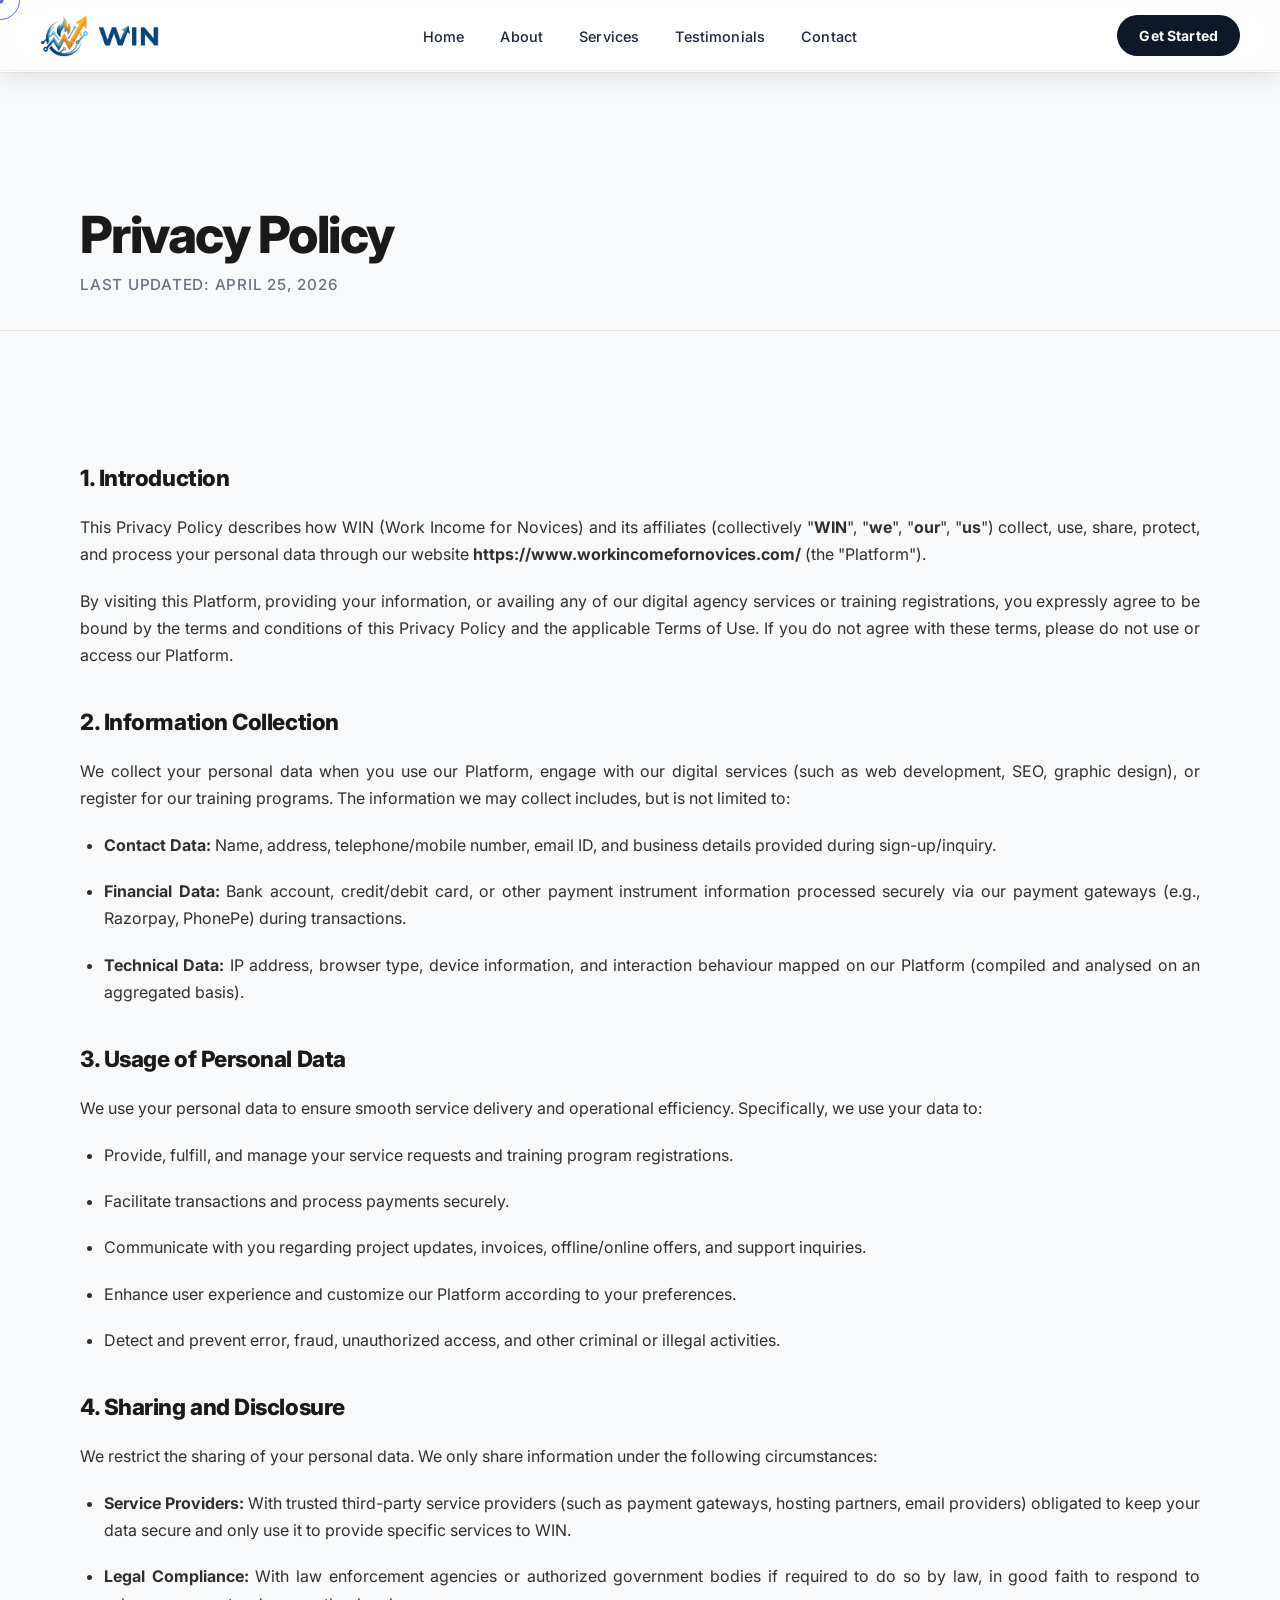
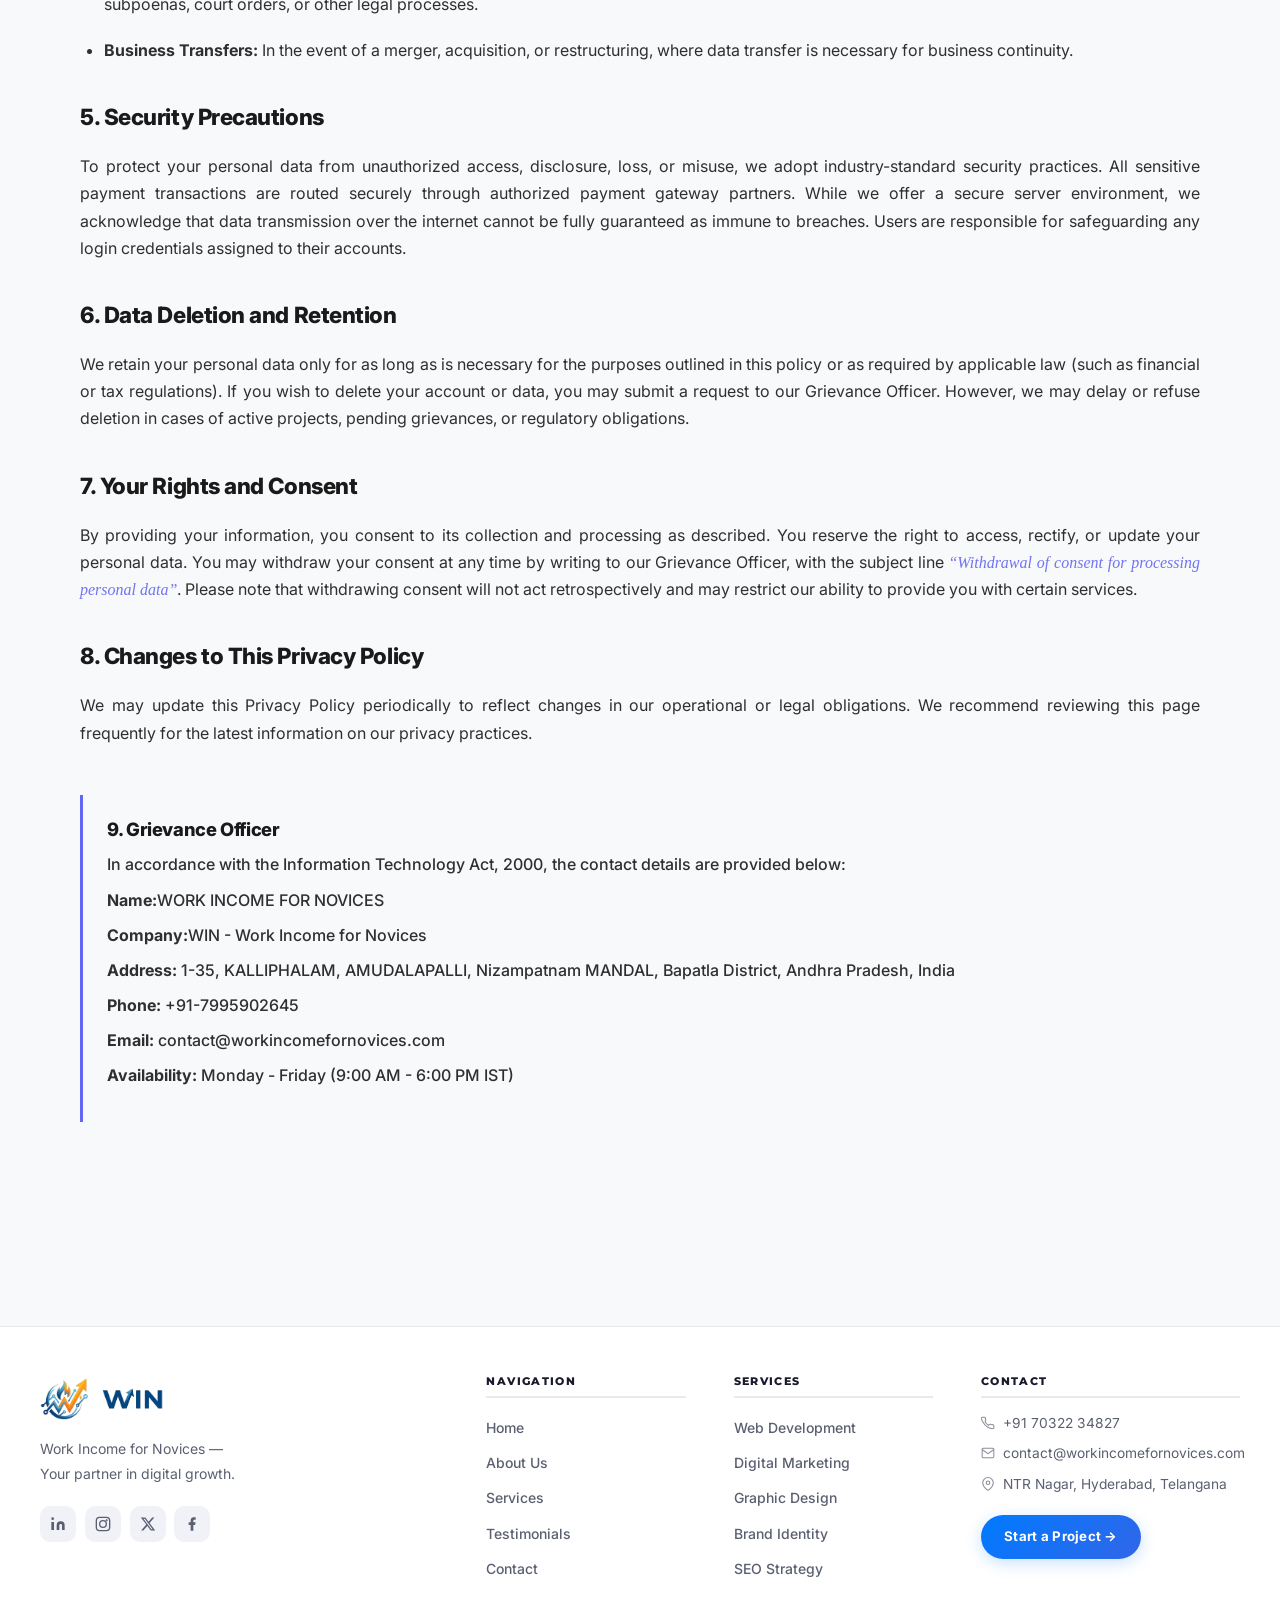
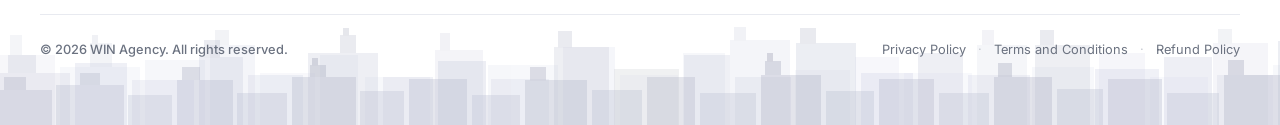
<file: privacy-policy/index.html>
<!DOCTYPE html>
<html lang="en">

<head>
  <meta charset="UTF-8" />
  <meta name="viewport" content="width=device-width, initial-scale=1.0" />
  <title>Privacy Policy | WIN - Work Income for Novices</title>
  <meta name="description"
    content="Privacy Policy for WIN (Work Income for Novices). Understand how we collect, use, and protect your personal data." />
  <link rel="preconnect" href="https://fonts.googleapis.com" />
  <link rel="preconnect" href="https://fonts.gstatic.com" crossorigin />
  <link href="https://fonts.googleapis.com/css2?family=Inter:wght@400;500;600;700&display=swap" rel="stylesheet" />

  <link rel="stylesheet" href="../styles/global.css" />
  <link rel="stylesheet" href="../styles/navbar.css" />
  <link rel="stylesheet" href="../styles/footer.css" />
  <link rel="stylesheet" href="../styles/legal.css" />
</head>

<body class="page-legal">

  <div id="main-content">
    <!-- ── CURSOR ── -->
    <div id="cursor-ring" aria-hidden="true"></div>
    <div id="cursor-dot" aria-hidden="true"></div>
    <!-- Navbar -->
    <nav class="navbar" id="navbar" role="navigation" aria-label="Main navigation">
      <div class="navbar__inner">
        <div class="navbar__brand">
          <a href="../home/" class="navbar__logo" aria-label="WIN Home"
            style="display: flex; align-items: center; gap: 12px; pointer-events: auto;">
            <img src="../src-images/common-images/win-logo.png" alt="WIN Logo"
              style="height: 48px; width: auto; aspect-ratio: auto; margin-right: -4px;">
            <img src="../src-images/common-images/win-name.png" alt="WIN Wordmark"
              style="height: 22px; width: auto; aspect-ratio: auto;">
          </a>
        </div>
        <div class="navbar__menu">
          <ul class="navbar__links" id="navLinks" role="list">
            <li><a href="../home/" class="nav-link">Home</a></li>
            <li><a href="../about/" class="nav-link">About</a></li>
            <li><a href="../services/" class="nav-link">Services</a></li>
            <li><a href="../testimonials/" class="nav-link">Testimonials</a></li>
            <li><a href="../contact/" class="nav-link">Contact</a></li>
          </ul>
        </div>
        <div class="navbar__actions">
          <a href="../contact/" class="navbar__cta" id="navCta">Get Started</a>
          <button class="navbar__hamburger" id="hamburger" aria-label="Toggle navigation" aria-expanded="false">
            <span></span><span></span><span></span>
          </button>
        </div>
      </div>
    </nav>

    <main class="legal-main">
      <section class="legal-hero">
        <div class="container">
          <h1>Privacy Policy</h1>
          <p class="last-updated">Last Updated: April 25, 2026</p>
        </div>
      </section>

      <section class="legal-content">
        <div class="container">
          <div class="legal-content-wrapper">

            <h2>1. Introduction</h2>
            <p>This Privacy Policy describes how WIN (Work Income for Novices) and its affiliates (collectively
              "<strong>WIN</strong>", "<strong>we</strong>", "<strong>our</strong>", "<strong>us</strong>") collect,
              use, share, protect, and process your personal data through our website
              <strong>https://www.workincomefornovices.com/</strong> (the "Platform").
            </p>
            <p>By visiting this Platform, providing your information, or availing any of our digital agency services or
              training registrations, you expressly agree to be bound by the terms and conditions of this Privacy Policy
              and the applicable Terms of Use. If you do not agree with these terms, please do not use or access our
              Platform.</p>

            <h2>2. Information Collection</h2>
            <p>We collect your personal data when you use our Platform, engage with our digital services (such as web
              development, SEO, graphic design), or register for our training programs. The information we may collect
              includes, but is not limited to:</p>
            <ul>
              <li><strong>Contact Data:</strong> Name, address, telephone/mobile number, email ID, and business details
                provided during sign-up/inquiry.</li>
              <li><strong>Financial Data:</strong> Bank account, credit/debit card, or other payment instrument
                information processed securely via our payment gateways (e.g., Razorpay, PhonePe) during transactions.
              </li>
              <li><strong>Technical Data:</strong> IP address, browser type, device information, and interaction
                behaviour mapped on our Platform (compiled and analysed on an aggregated basis).</li>
            </ul>

            <h2>3. Usage of Personal Data</h2>
            <p>We use your personal data to ensure smooth service delivery and operational efficiency. Specifically, we
              use your data to:</p>
            <ul>
              <li>Provide, fulfill, and manage your service requests and training program registrations.</li>
              <li>Facilitate transactions and process payments securely.</li>
              <li>Communicate with you regarding project updates, invoices, offline/online offers, and support
                inquiries.</li>
              <li>Enhance user experience and customize our Platform according to your preferences.</li>
              <li>Detect and prevent error, fraud, unauthorized access, and other criminal or illegal activities.</li>
            </ul>

            <h2>4. Sharing and Disclosure</h2>
            <p>We restrict the sharing of your personal data. We only share information under the following
              circumstances:</p>
            <ul>
              <li><strong>Service Providers:</strong> With trusted third-party service providers (such as payment
                gateways, hosting partners, email providers) obligated to keep your data secure and only use it to
                provide specific services to WIN.</li>
              <li><strong>Legal Compliance:</strong> With law enforcement agencies or authorized government bodies if
                required to do so by law, in good faith to respond to subpoenas, court orders, or other legal processes.
              </li>
              <li><strong>Business Transfers:</strong> In the event of a merger, acquisition, or restructuring, where
                data transfer is necessary for business continuity.</li>
            </ul>

            <h2>5. Security Precautions</h2>
            <p>To protect your personal data from unauthorized access, disclosure, loss, or misuse, we adopt
              industry-standard security practices. All sensitive payment transactions are routed securely through
              authorized payment gateway partners. While we offer a secure server environment, we acknowledge that data
              transmission over the internet cannot be fully guaranteed as immune to breaches. Users are responsible for
              safeguarding any login credentials assigned to their accounts.</p>

            <h2>6. Data Deletion and Retention</h2>
            <p>We retain your personal data only for as long as is necessary for the purposes outlined in this policy or
              as required by applicable law (such as financial or tax regulations). If you wish to delete your account
              or data, you may submit a request to our Grievance Officer. However, we may delay or refuse deletion in
              cases of active projects, pending grievances, or regulatory obligations.</p>

            <h2>7. Your Rights and Consent</h2>
            <p>By providing your information, you consent to its collection and processing as described. You reserve the
              right to access, rectify, or update your personal data. You may withdraw your consent at any time by
              writing to our Grievance Officer, with the subject line <em>“Withdrawal of consent for processing personal
                data”</em>. Please note that withdrawing consent will not act retrospectively and may restrict our
              ability to provide you with certain services.</p>

            <h2>8. Changes to This Privacy Policy</h2>
            <p>We may update this Privacy Policy periodically to reflect changes in our operational or legal
              obligations. We recommend reviewing this page frequently for the latest information on our privacy
              practices.</p>

            <div class="legal-contact-block">
              <h3>9. Grievance Officer</h3>
              <p>In accordance with the Information Technology Act, 2000, the contact details are provided below:</p>
              <p><strong>Name:</strong>WORK INCOME FOR NOVICES</p>
              <p><strong>Company:</strong>WIN - Work Income for Novices</p>
              <p><strong>Address:</strong> 1-35, KALLIPHALAM, AMUDALAPALLI, Nizampatnam MANDAL, Bapatla District, Andhra
                Pradesh, India</p>
              <p><strong>Phone:</strong> +91-7995902645</p>
              <p><strong>Email:</strong> contact@workincomefornovices.com</p>
              <p><strong>Availability:</strong> Monday - Friday (9:00 AM - 6:00 PM IST)</p>
            </div>

          </div>
        </div>
      </section>
    </main>

  </div><!-- /main-content -->

  <!-- Scripts -->

  <script src="../scripts/global.js"></script>
  <script src="../scripts/footer-loader.js"></script>
</body>

</html>
</file>
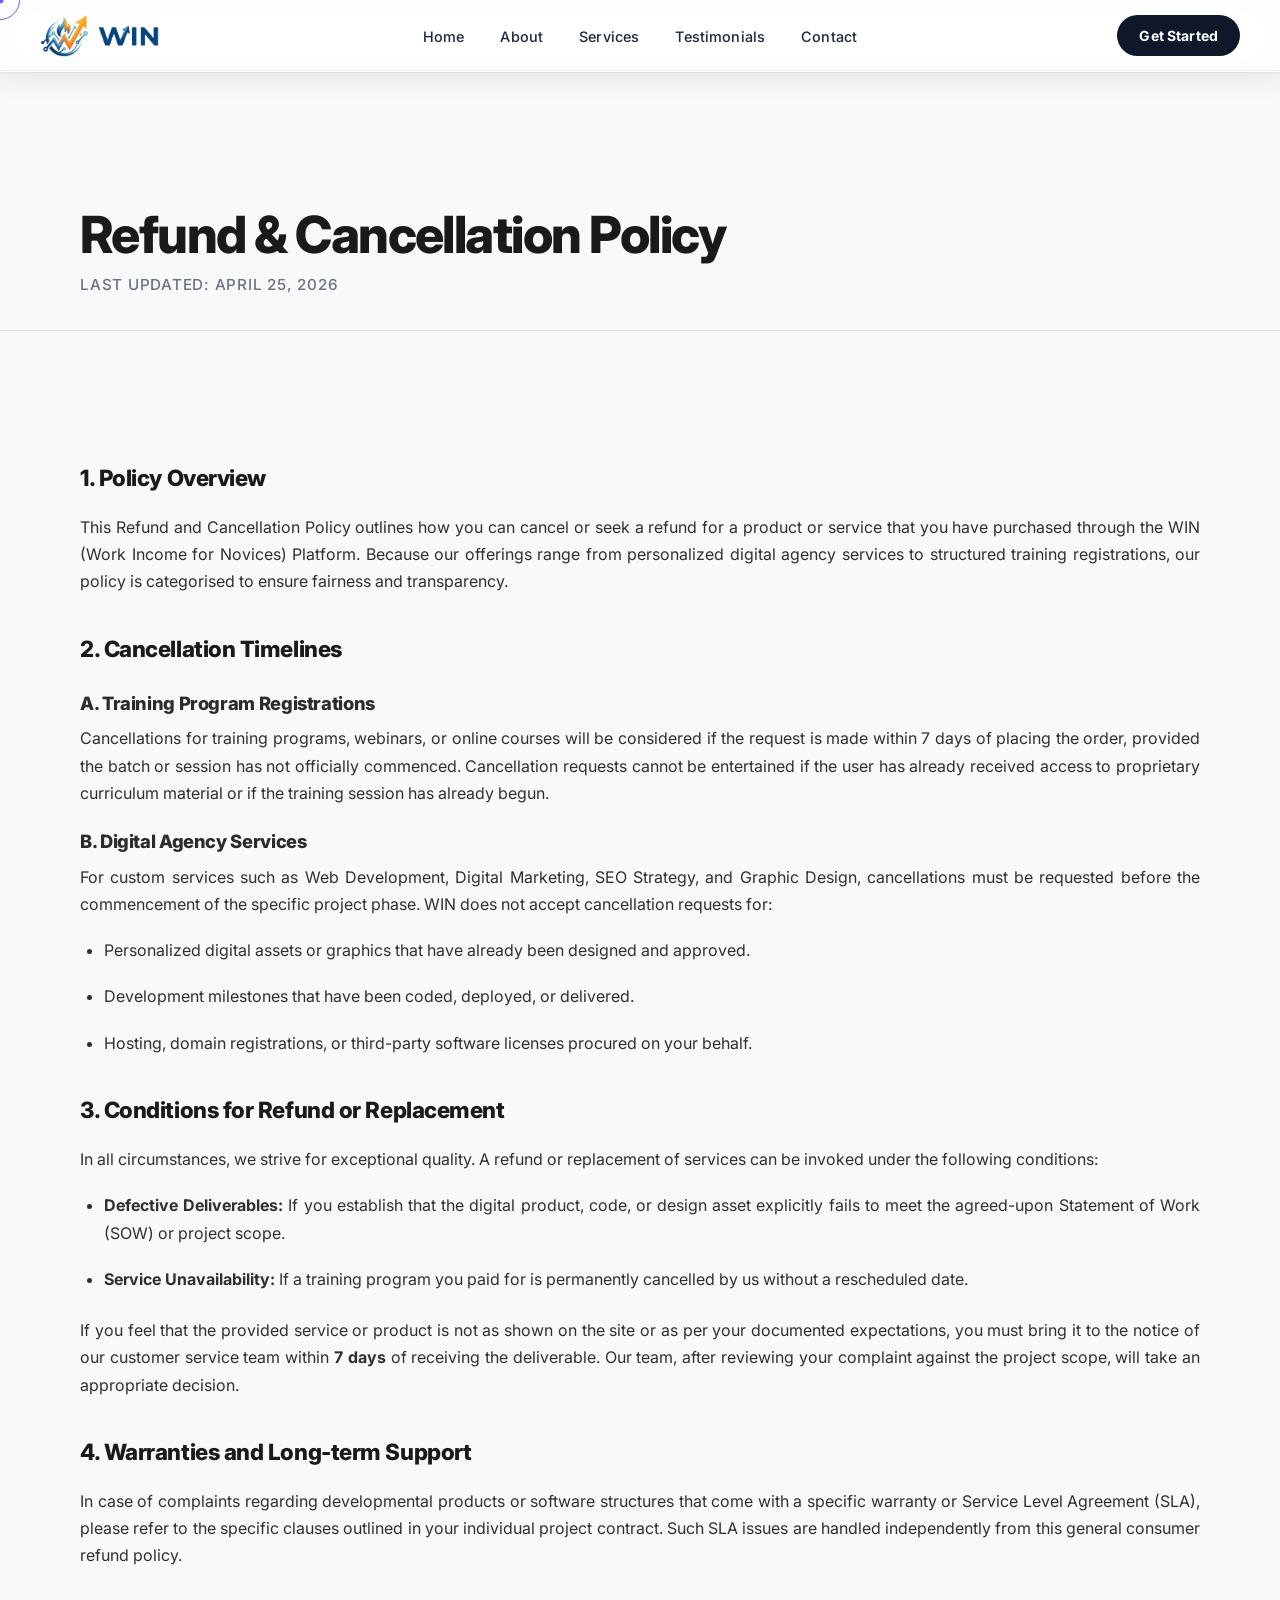
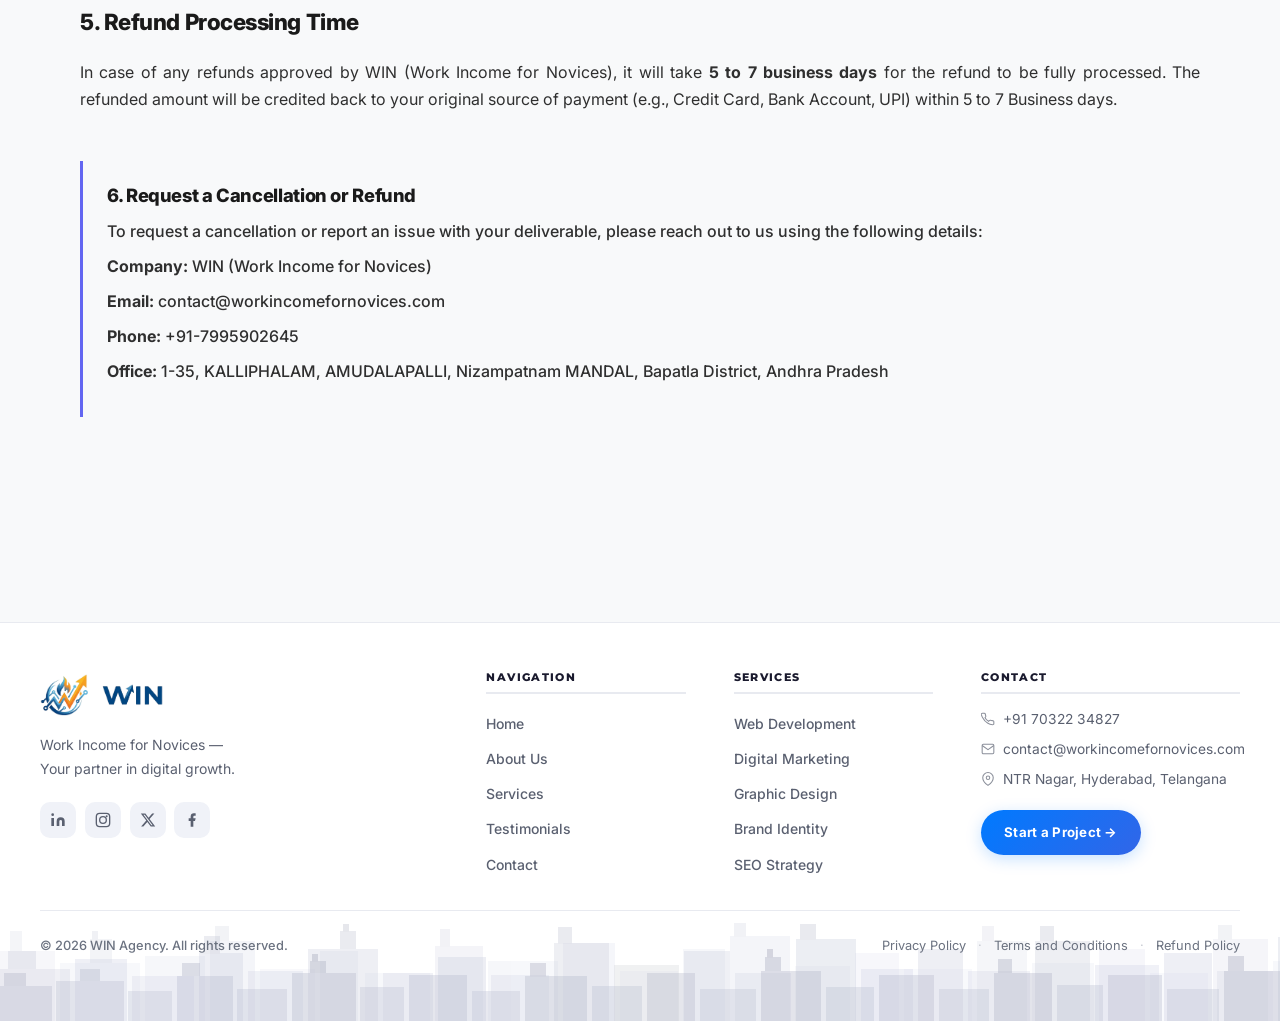
<file: refund-policy/index.html>
<!DOCTYPE html>
<html lang="en">

<head>
  <meta charset="UTF-8" />
  <meta name="viewport" content="width=device-width, initial-scale=1.0" />
  <title>Refund & Cancellation Policy | WIN - Work Income for Novices</title>
  <meta name="description"
    content="Refund and Cancellation Policy for WIN's digital agency services and training programs." />
  <link rel="preconnect" href="https://fonts.googleapis.com" />
  <link rel="preconnect" href="https://fonts.gstatic.com" crossorigin />
  <link href="https://fonts.googleapis.com/css2?family=Inter:wght@400;500;600;700&display=swap" rel="stylesheet" />

  <link rel="stylesheet" href="../styles/global.css" />
  <link rel="stylesheet" href="../styles/navbar.css" />
  <link rel="stylesheet" href="../styles/footer.css" />
  <link rel="stylesheet" href="../styles/legal.css" />
</head>

<body class="page-legal">

  <div id="main-content">
    <!-- ── CURSOR ── -->
    <div id="cursor-ring" aria-hidden="true"></div>
    <div id="cursor-dot" aria-hidden="true"></div>
    <!-- Navbar -->
    <nav class="navbar" id="navbar" role="navigation" aria-label="Main navigation">
      <div class="navbar__inner">
        <div class="navbar__brand">
          <a href="../home/" class="navbar__logo" aria-label="WIN Home"
            style="display: flex; align-items: center; gap: 12px; pointer-events: auto;">
            <img src="../src-images/common-images/win-logo.png" alt="WIN Logo"
              style="height: 48px; width: auto; aspect-ratio: auto; margin-right: -4px;">
            <img src="../src-images/common-images/win-name.png" alt="WIN Wordmark"
              style="height: 22px; width: auto; aspect-ratio: auto;">
          </a>
        </div>
        <div class="navbar__menu">
          <ul class="navbar__links" id="navLinks" role="list">
            <li><a href="../home/" class="nav-link">Home</a></li>
            <li><a href="../about/" class="nav-link">About</a></li>
            <li><a href="../services/" class="nav-link">Services</a></li>
            <li><a href="../testimonials/" class="nav-link">Testimonials</a></li>
            <li><a href="../contact/" class="nav-link">Contact</a></li>
          </ul>
        </div>
        <div class="navbar__actions">
          <a href="../contact/" class="navbar__cta" id="navCta">Get Started</a>
          <button class="navbar__hamburger" id="hamburger" aria-label="Toggle navigation" aria-expanded="false">
            <span></span><span></span><span></span>
          </button>
        </div>
      </div>
    </nav>

    <main class="legal-main">
      <section class="legal-hero">
        <div class="container">
          <h1>Refund & Cancellation Policy</h1>
          <p class="last-updated">Last Updated: April 25, 2026</p>
        </div>
      </section>

      <section class="legal-content">
        <div class="container">
          <div class="legal-content-wrapper">

            <h2>1. Policy Overview</h2>
            <p>This Refund and Cancellation Policy outlines how you can cancel or seek a refund for a product or service
              that you have purchased through the WIN (Work Income for Novices) Platform. Because our offerings range
              from personalized digital agency services to structured training registrations, our policy is categorised
              to ensure fairness and transparency.</p>

            <h2>2. Cancellation Timelines</h2>
            <h3>A. Training Program Registrations</h3>
            <p>Cancellations for training programs, webinars, or online courses will be considered if the request is
              made within 7 days of placing the order, provided the batch or session has not officially commenced.
              Cancellation requests cannot be entertained if the user has already received access to proprietary
              curriculum material or if the training session has already begun.</p>

            <h3>B. Digital Agency Services</h3>
            <p>For custom services such as Web Development, Digital Marketing, SEO Strategy, and Graphic Design,
              cancellations must be requested before the commencement of the specific project phase. WIN does not accept
              cancellation requests for:</p>
            <ul>
              <li>Personalized digital assets or graphics that have already been designed and approved.</li>
              <li>Development milestones that have been coded, deployed, or delivered.</li>
              <li>Hosting, domain registrations, or third-party software licenses procured on your behalf.</li>
            </ul>

            <h2>3. Conditions for Refund or Replacement</h2>
            <p>In all circumstances, we strive for exceptional quality. A refund or replacement of services can be
              invoked under the following conditions:</p>
            <ul>
              <li><strong>Defective Deliverables:</strong> If you establish that the digital product, code, or design
                asset explicitly fails to meet the agreed-upon Statement of Work (SOW) or project scope.</li>
              <li><strong>Service Unavailability:</strong> If a training program you paid for is permanently cancelled
                by us without a rescheduled date.</li>
            </ul>
            <p>If you feel that the provided service or product is not as shown on the site or as per your documented
              expectations, you must bring it to the notice of our customer service team within <strong>7 days</strong>
              of receiving the deliverable. Our team, after reviewing your complaint against the project scope, will
              take an appropriate decision.</p>

            <h2>4. Warranties and Long-term Support</h2>
            <p>In case of complaints regarding developmental products or software structures that come with a specific
              warranty or Service Level Agreement (SLA), please refer to the specific clauses outlined in your
              individual project contract. Such SLA issues are handled independently from this general consumer refund
              policy.</p>

            <h2>5. Refund Processing Time</h2>
            <p>In case of any refunds approved by WIN (Work Income for Novices), it will take <strong>5 to 7 business
                days</strong> for the refund to be fully processed. The refunded amount will be credited back to your
              original source of payment (e.g., Credit Card, Bank Account, UPI) within 5 to 7 Business days.</p>

            <div class="legal-contact-block">
              <h3>6. Request a Cancellation or Refund</h3>
              <p>To request a cancellation or report an issue with your deliverable, please reach out to us using the
                following details:</p>
              <p><strong>Company:</strong> WIN (Work Income for Novices)</p>
              <p><strong>Email:</strong> contact@workincomefornovices.com</p>
              <p><strong>Phone:</strong> +91-7995902645</p>
              <p><strong>Office:</strong> 1-35, KALLIPHALAM, AMUDALAPALLI, Nizampatnam MANDAL, Bapatla District, Andhra
                Pradesh</p>
            </div>

          </div>
        </div>
      </section>
    </main>

  </div><!-- /main-content -->

  <!-- Scripts -->

  <script src="../scripts/global.js"></script>
  <script src="../scripts/footer-loader.js"></script>
</body>

</html>
</file>
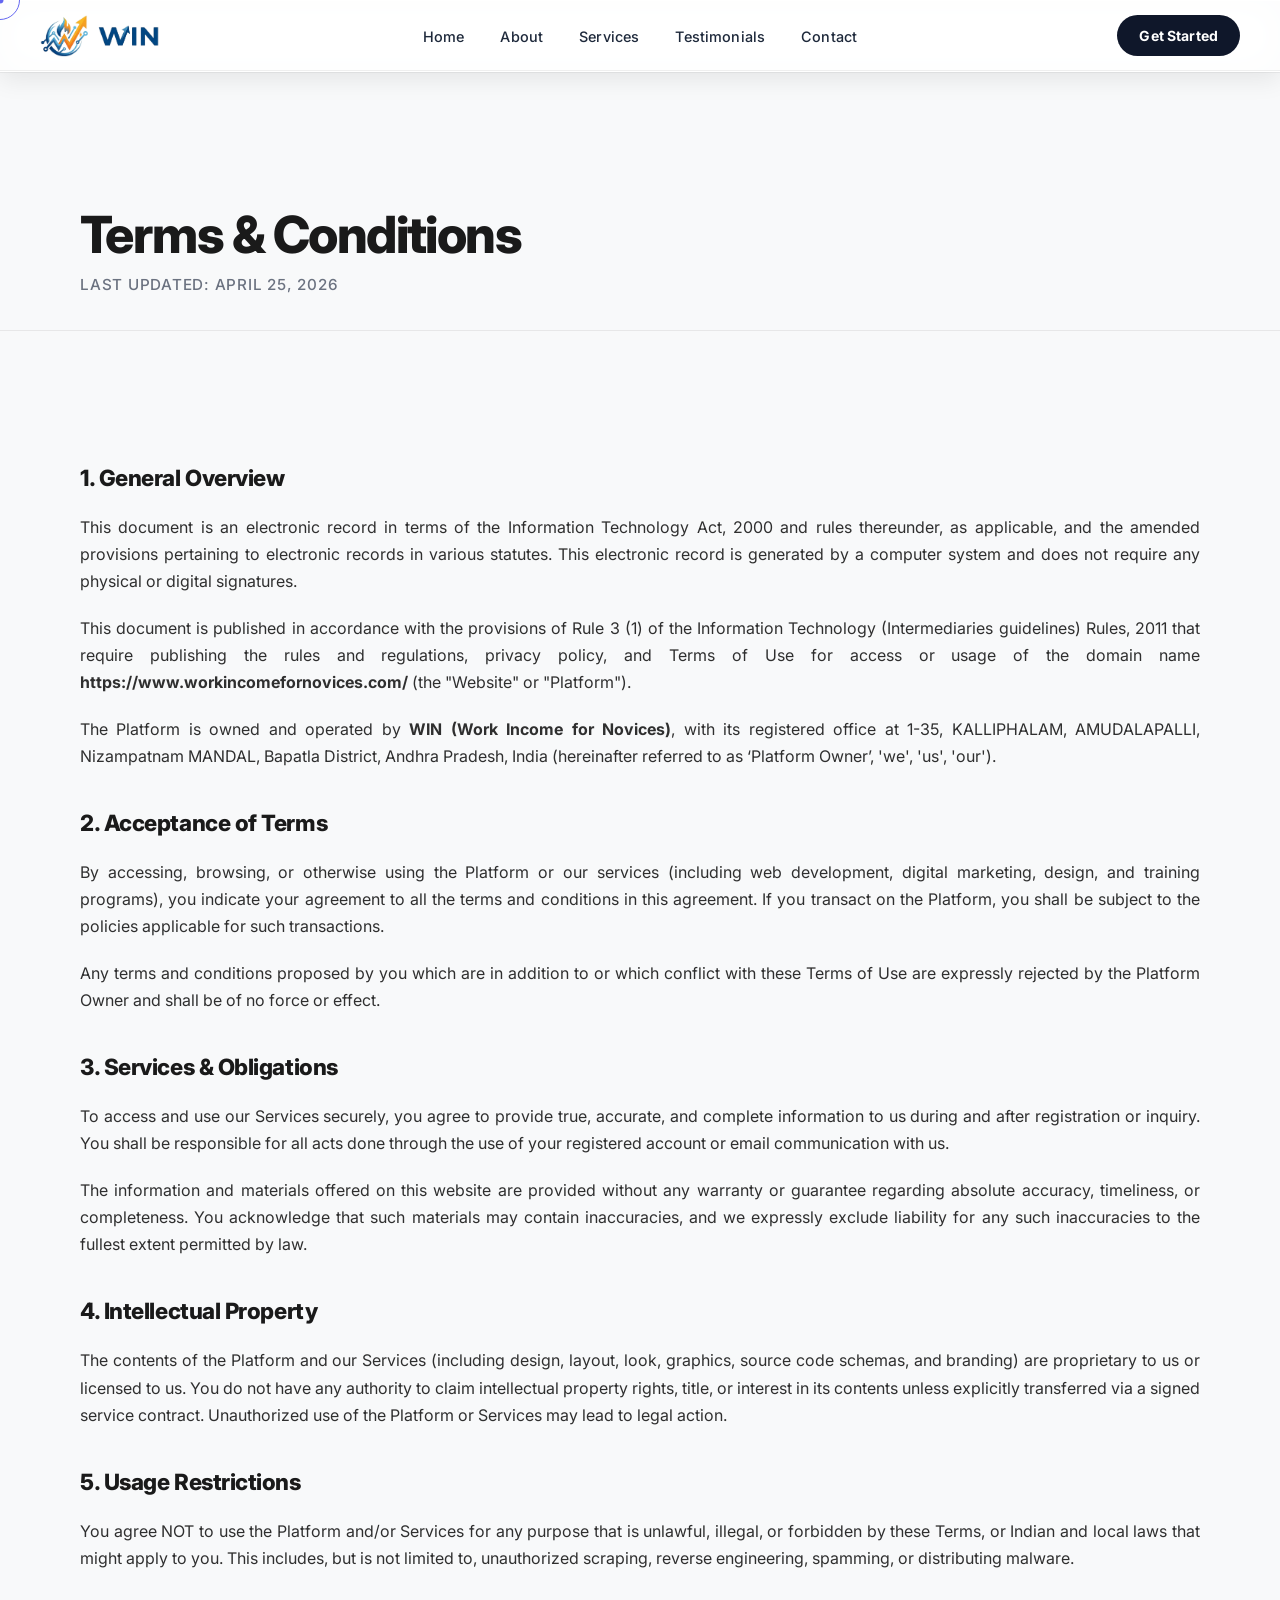
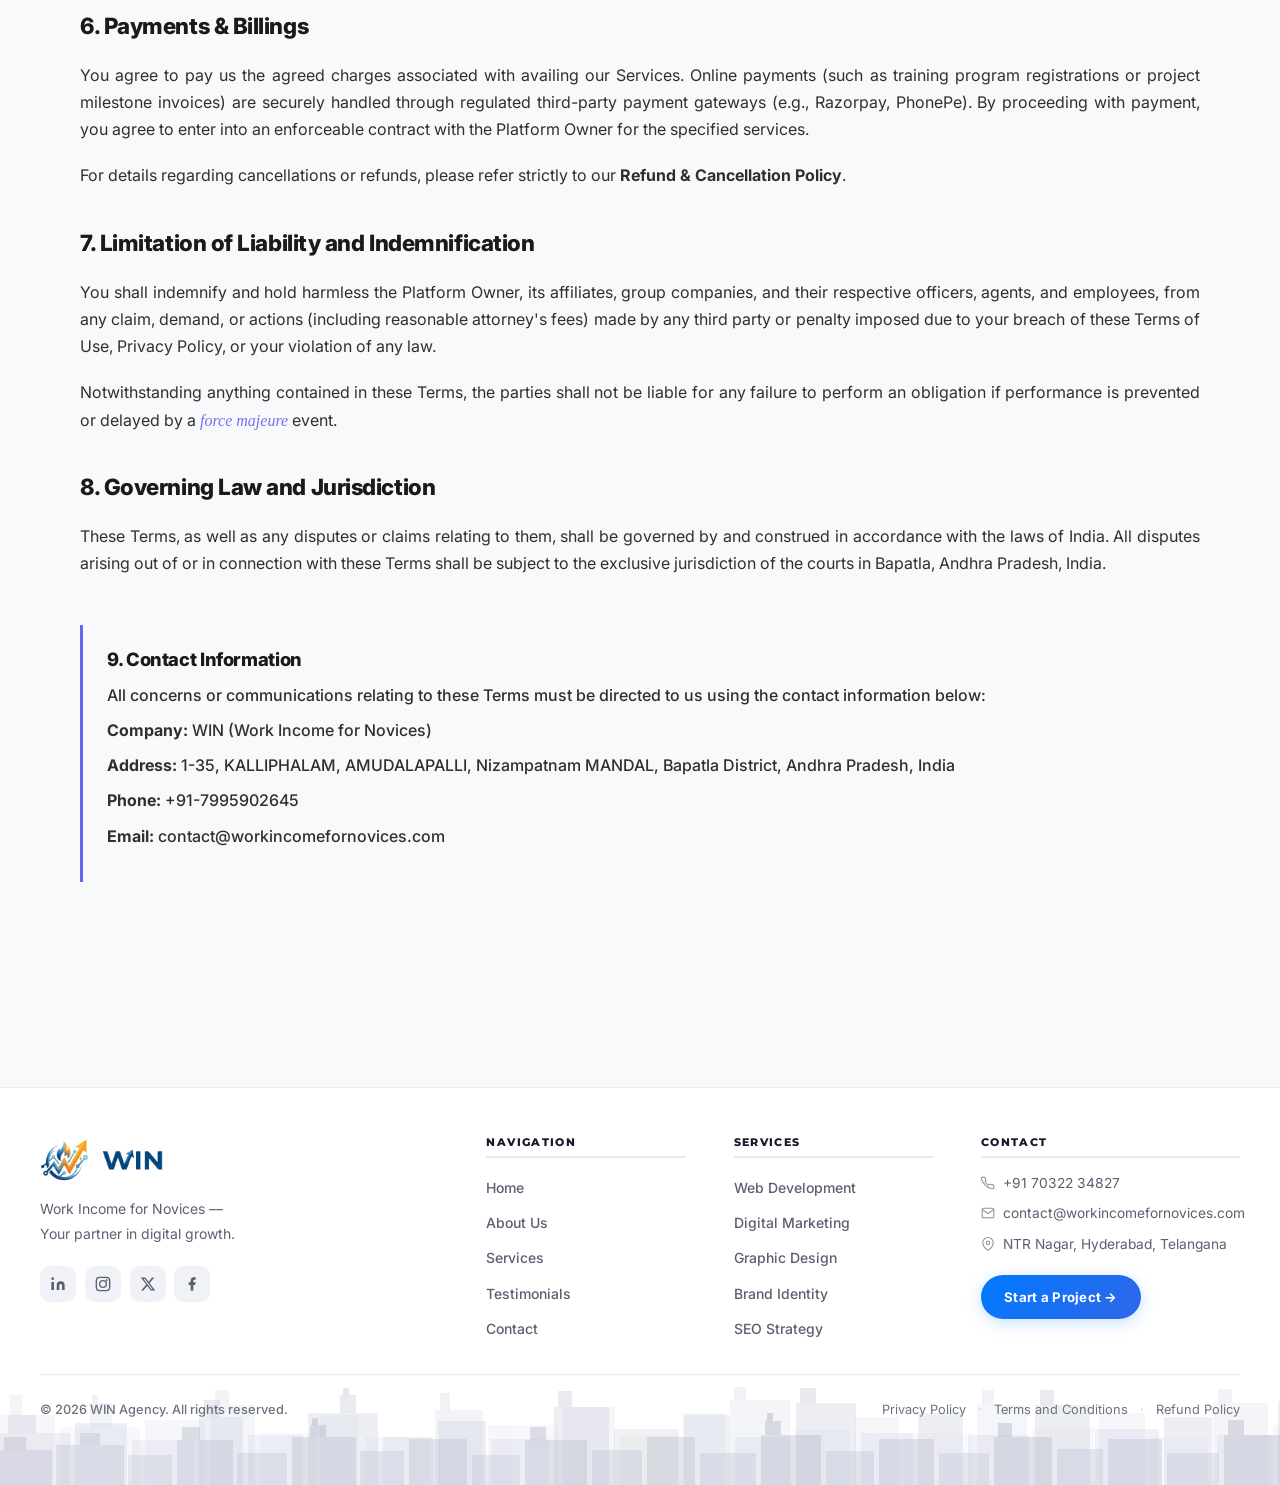
<file: terms-and-conditions/index.html>
<!DOCTYPE html>
<html lang="en">
<head>
  <meta charset="UTF-8" />
  <meta name="viewport" content="width=device-width, initial-scale=1.0" />
  <title>Terms & Conditions | WIN - Work Income for Novices</title>
  <meta name="description" content="Terms and Conditions of use for WIN (Work Income for Novices) digital agency services and training programs." />
  <link rel="preconnect" href="https://fonts.googleapis.com" />
  <link rel="preconnect" href="https://fonts.gstatic.com" crossorigin />
  <link href="https://fonts.googleapis.com/css2?family=Inter:wght@400;500;600;700&display=swap" rel="stylesheet" />
  
  <link rel="stylesheet" href="../styles/global.css" />
  <link rel="stylesheet" href="../styles/navbar.css" />
  <link rel="stylesheet" href="../styles/footer.css" />
  <link rel="stylesheet" href="../styles/legal.css" />
</head>
<body class="page-legal">

  <div id="main-content">
    <!-- ── CURSOR ── -->
    <div id="cursor-ring" aria-hidden="true"></div>
    <div id="cursor-dot" aria-hidden="true"></div>
    <!-- Navbar -->
    <nav class="navbar" id="navbar" role="navigation" aria-label="Main navigation">
      <div class="navbar__inner">
        <div class="navbar__brand">
          <a href="../home/" class="navbar__logo" aria-label="WIN Home" style="display: flex; align-items: center; gap: 12px; pointer-events: auto;">
            <img src="../src-images/common-images/win-logo.png" alt="WIN Logo" style="height: 48px; width: auto; aspect-ratio: auto; margin-right: -4px;">
            <img src="../src-images/common-images/win-name.png" alt="WIN Wordmark" style="height: 22px; width: auto; aspect-ratio: auto;">
          </a>
        </div>
        <div class="navbar__menu">
          <ul class="navbar__links" id="navLinks" role="list">
            <li><a href="../home/" class="nav-link">Home</a></li>
            <li><a href="../about/" class="nav-link">About</a></li>
            <li><a href="../services/" class="nav-link">Services</a></li>
            <li><a href="../testimonials/" class="nav-link">Testimonials</a></li>
            <li><a href="../contact/" class="nav-link">Contact</a></li>
          </ul>
        </div>
        <div class="navbar__actions">
          <a href="../contact/" class="navbar__cta" id="navCta">Get Started</a>
          <button class="navbar__hamburger" id="hamburger" aria-label="Toggle navigation" aria-expanded="false">
            <span></span><span></span><span></span>
          </button>
        </div>
      </div>
    </nav>

    <main class="legal-main">
      <section class="legal-hero">
        <div class="container">
          <h1>Terms & Conditions</h1>
          <p class="last-updated">Last Updated: April 25, 2026</p>
        </div>
      </section>

      <section class="legal-content">
        <div class="container">
          <div class="legal-content-wrapper">
            
            <h2>1. General Overview</h2>
            <p>This document is an electronic record in terms of the Information Technology Act, 2000 and rules thereunder, as applicable, and the amended provisions pertaining to electronic records in various statutes. This electronic record is generated by a computer system and does not require any physical or digital signatures.</p>
            <p>This document is published in accordance with the provisions of Rule 3 (1) of the Information Technology (Intermediaries guidelines) Rules, 2011 that require publishing the rules and regulations, privacy policy, and Terms of Use for access or usage of the domain name <strong>https://www.workincomefornovices.com/</strong> (the "Website" or "Platform").</p>
            <p>The Platform is owned and operated by <strong>WIN (Work Income for Novices)</strong>, with its registered office at 1-35, KALLIPHALAM, AMUDALAPALLI, Nizampatnam MANDAL, Bapatla District, Andhra Pradesh, India (hereinafter referred to as ‘Platform Owner’, 'we', 'us', 'our').</p>
            
            <h2>2. Acceptance of Terms</h2>
            <p>By accessing, browsing, or otherwise using the Platform or our services (including web development, digital marketing, design, and training programs), you indicate your agreement to all the terms and conditions in this agreement. If you transact on the Platform, you shall be subject to the policies applicable for such transactions.</p>
            <p>Any terms and conditions proposed by you which are in addition to or which conflict with these Terms of Use are expressly rejected by the Platform Owner and shall be of no force or effect.</p>

            <h2>3. Services & Obligations</h2>
            <p>To access and use our Services securely, you agree to provide true, accurate, and complete information to us during and after registration or inquiry. You shall be responsible for all acts done through the use of your registered account or email communication with us.</p>
            <p>The information and materials offered on this website are provided without any warranty or guarantee regarding absolute accuracy, timeliness, or completeness. You acknowledge that such materials may contain inaccuracies, and we expressly exclude liability for any such inaccuracies to the fullest extent permitted by law.</p>

            <h2>4. Intellectual Property</h2>
            <p>The contents of the Platform and our Services (including design, layout, look, graphics, source code schemas, and branding) are proprietary to us or licensed to us. You do not have any authority to claim intellectual property rights, title, or interest in its contents unless explicitly transferred via a signed service contract. Unauthorized use of the Platform or Services may lead to legal action.</p>

            <h2>5. Usage Restrictions</h2>
            <p>You agree NOT to use the Platform and/or Services for any purpose that is unlawful, illegal, or forbidden by these Terms, or Indian and local laws that might apply to you. This includes, but is not limited to, unauthorized scraping, reverse engineering, spamming, or distributing malware.</p>

            <h2>6. Payments & Billings</h2>
            <p>You agree to pay us the agreed charges associated with availing our Services. Online payments (such as training program registrations or project milestone invoices) are securely handled through regulated third-party payment gateways (e.g., Razorpay, PhonePe). By proceeding with payment, you agree to enter into an enforceable contract with the Platform Owner for the specified services.</p>
            <p>For details regarding cancellations or refunds, please refer strictly to our <strong>Refund & Cancellation Policy</strong>.</p>

            <h2>7. Limitation of Liability and Indemnification</h2>
            <p>You shall indemnify and hold harmless the Platform Owner, its affiliates, group companies, and their respective officers, agents, and employees, from any claim, demand, or actions (including reasonable attorney's fees) made by any third party or penalty imposed due to your breach of these Terms of Use, Privacy Policy, or your violation of any law.</p>
            <p>Notwithstanding anything contained in these Terms, the parties shall not be liable for any failure to perform an obligation if performance is prevented or delayed by a <em>force majeure</em> event.</p>

            <h2>8. Governing Law and Jurisdiction</h2>
            <p>These Terms, as well as any disputes or claims relating to them, shall be governed by and construed in accordance with the laws of India. All disputes arising out of or in connection with these Terms shall be subject to the exclusive jurisdiction of the courts in Bapatla, Andhra Pradesh, India.</p>

            <div class="legal-contact-block">
              <h3>9. Contact Information</h3>
              <p>All concerns or communications relating to these Terms must be directed to us using the contact information below:</p>
              <p><strong>Company:</strong> WIN (Work Income for Novices)</p>
              <p><strong>Address:</strong> 1-35, KALLIPHALAM, AMUDALAPALLI, Nizampatnam MANDAL, Bapatla District, Andhra Pradesh, India</p>
              <p><strong>Phone:</strong> +91-7995902645</p>
              <p><strong>Email:</strong> contact@workincomefornovices.com</p>
            </div>

          </div>
        </div>
      </section>
    </main>

  </div><!-- /main-content -->

  <!-- Scripts -->
  
  <script src="../scripts/global.js"></script>
  <script src="../scripts/footer-loader.js"></script>
</body>
</html>
</file>
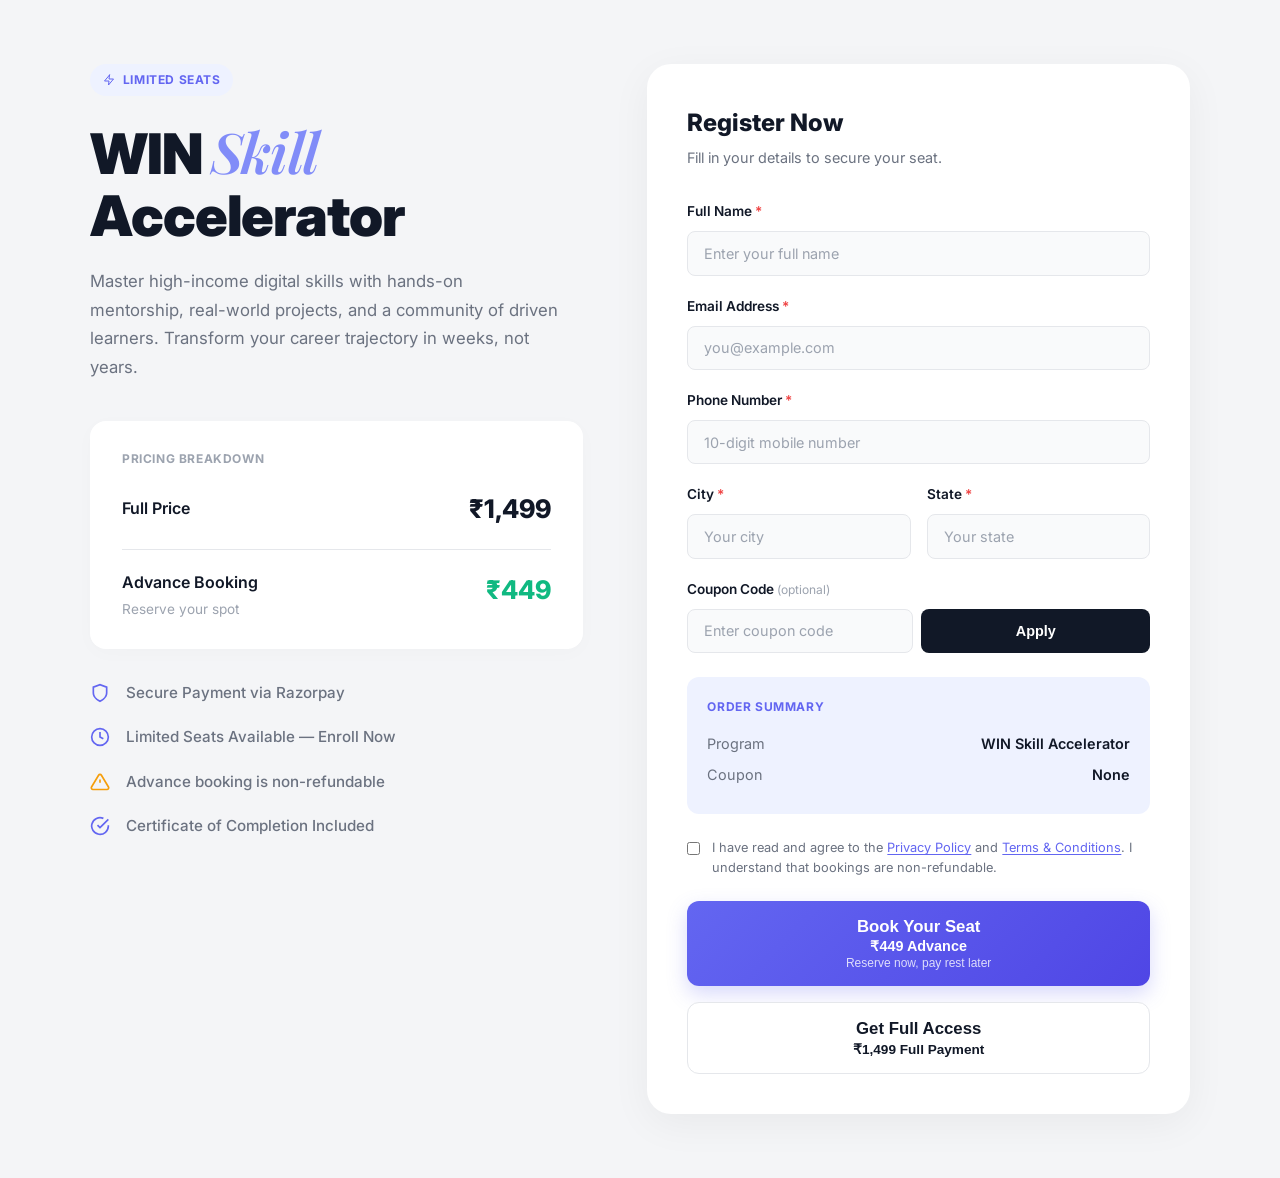
<file: win-skill-accelerator/index.html>
<!DOCTYPE html>
<html lang="en">

<head>
    <meta charset="UTF-8">
    <meta name="viewport" content="width=device-width, initial-scale=1.0">
    <title>WIN Skill Accelerator - Registration</title>
    <link rel="preconnect" href="https://fonts.googleapis.com">
    <link rel="preconnect" href="https://fonts.gstatic.com" crossorigin>
    <link
        href="https://fonts.googleapis.com/css2?family=Inter:wght@400;500;600;700;800;900&family=Playfair+Display:ital,wght@1,600;1,700&display=swap"
        rel="stylesheet">
    <link rel="stylesheet" href="style.css">
</head>

<body>

    <main class="accelerator-container">

        <!-- Left Content Section -->
        <section class="info-section">
            <div class="badge">
                <svg width="12" height="12" viewBox="0 0 24 24" fill="none" stroke="currentColor" stroke-width="2"
                    stroke-linecap="round" stroke-linejoin="round">
                    <polygon points="13 2 3 14 12 14 11 22 21 10 12 10 13 2"></polygon>
                </svg>
                LIMITED SEATS
            </div>

            <h1 class="main-title">WIN <span class="cursive-text">Skill</span> Accelerator</h1>

            <p class="subtitle">
                Master high-income digital skills with hands-on mentorship, real-world projects, and a community of
                driven learners. Transform your career trajectory in weeks, not years.
            </p>

            <div class="pricing-card">
                <div class="pricing-header">PRICING BREAKDOWN</div>

                <div class="price-row">
                    <span class="price-label">Full Price</span>
                    <span class="price-value black-price" id="displayFullPrice">₹1,499</span>
                </div>

                <hr class="divider">

                <div class="price-row advance-row">
                    <div class="price-details">
                        <span class="price-label">Advance Booking</span>
                        <span class="price-subtext">Reserve your spot</span>
                    </div>
                    <span class="price-value green-price">₹449</span>
                </div>
            </div>

            <ul class="features-list">
                <li>
                    <span class="icon blue-icon">
                        <svg viewBox="0 0 24 24" fill="none" stroke="currentColor" stroke-width="2">
                            <path d="M12 22s8-4 8-10V5l-8-3-8 3v7c0 6 8 10 8 10z"></path>
                        </svg>
                    </span>
                    Secure Payment via Razorpay
                </li>
                <li>
                    <span class="icon blue-icon">
                        <svg viewBox="0 0 24 24" fill="none" stroke="currentColor" stroke-width="2">
                            <circle cx="12" cy="12" r="10"></circle>
                            <polyline points="12 6 12 12 16 14"></polyline>
                        </svg>
                    </span>
                    Limited Seats Available — Enroll Now
                </li>
                <li>
                    <span class="icon yellow-icon">
                        <svg viewBox="0 0 24 24" fill="none" stroke="currentColor" stroke-width="2">
                            <path
                                d="M10.29 3.86L1.82 18a2 2 0 0 0 1.71 3h16.94a2 2 0 0 0 1.71-3L13.71 3.86a2 2 0 0 0-3.42 0z">
                            </path>
                            <line x1="12" y1="9" x2="12" y2="13"></line>
                            <line x1="12" y1="17" x2="12.01" y2="17"></line>
                        </svg>
                    </span>
                    Advance booking is non-refundable
                </li>
                <li>
                    <span class="icon blue-icon">
                        <svg viewBox="0 0 24 24" fill="none" stroke="currentColor" stroke-width="2">
                            <path d="M22 11.08V12a10 10 0 1 1-5.93-9.14"></path>
                            <polyline points="22 4 12 14.01 9 11.01"></polyline>
                        </svg>
                    </span>
                    Certificate of Completion Included
                </li>
            </ul>
        </section>

        <!-- Right Form Section -->
        <section class="form-section">
            <div class="form-card">
                <h2 class="form-title">Register Now</h2>
                <p class="form-subtitle">Fill in your details to secure your seat.</p>

                <form id="registrationForm" novalidate>
                    <div class="input-group">
                        <label for="fullName">Full Name <span class="required">*</span></label>
                        <input type="text" id="fullName" placeholder="Enter your full name" required>
                    </div>

                    <div class="input-group">
                        <label for="email">Email Address <span class="required">*</span></label>
                        <input type="email" id="email" placeholder="you@example.com" required>
                    </div>

                    <div class="input-group">
                        <label for="phone">Phone Number <span class="required">*</span></label>
                        <input type="tel" id="phone" placeholder="10-digit mobile number" required pattern="[0-9]{10}">
                    </div>

                    <div class="row">
                        <div class="input-group">
                            <label for="city">City <span class="required">*</span></label>
                            <input type="text" id="city" placeholder="Your city" required>
                        </div>
                        <div class="input-group">
                            <label for="state">State <span class="required">*</span></label>
                            <input type="text" id="state" placeholder="Your state" required>
                        </div>
                    </div>

                    <div class="input-group">
                        <label for="coupon">Coupon Code <span class="optional">(optional)</span></label>
                        <div class="coupon-wrapper">
                            <input type="text" id="coupon" placeholder="Enter coupon code">
                            <button type="button" class="btn-apply" id="applyCouponBtn">Apply</button>
                        </div>
                    </div>

                    <div class="order-summary">
                        <div class="summary-header">ORDER SUMMARY</div>
                        <div class="summary-row">
                            <span class="summary-label">Program</span>
                            <span class="summary-value black-value">WIN Skill Accelerator</span>
                        </div>
                        <div class="summary-row">
                            <span class="summary-label">Coupon</span>
                            <span class="summary-value black-value" id="summaryCouponValue">None</span>
                        </div>
                        <div class="summary-row" id="summaryTotalRow" style="display: none;">
                            <span class="summary-label">Total (Full Payment)</span>
                            <span class="summary-value black-value" id="summaryTotalValue">₹1,499</span>
                        </div>
                    </div>

                    <div class="terms-checkbox">
                        <input type="checkbox" id="agreeTerms" required>
                        <label for="agreeTerms" class="terms-label">
                            I have read and agree to the <a href="../privacy-policy/" target="_blank">Privacy Policy</a>
                            and <a href="../terms-and-conditions/" target="_blank">Terms & Conditions</a>. I understand
                            that bookings are non-refundable.
                        </label>
                    </div>

                    <div class="action-buttons">
                        <button type="submit" class="btn-primary" id="bookSeatBtn">
                            <span class="btn-main-text">Book Your Seat</span>
                            <span class="btn-price">₹449 Advance</span>
                            <span class="btn-subtext">Reserve now, pay rest later</span>
                        </button>

                        <button type="button" class="btn-secondary" id="fullAccessBtn">
                            <span class="btn-main-text">Get Full Access</span>
                            <span class="btn-subtext" id="btnFullPriceSubtext">₹1,499 Full Payment</span>
                        </button>
                    </div>
                </form>
            </div>
        </section>

    </main>

    <script src="script.js"></script>
</body>

</html>
</file>
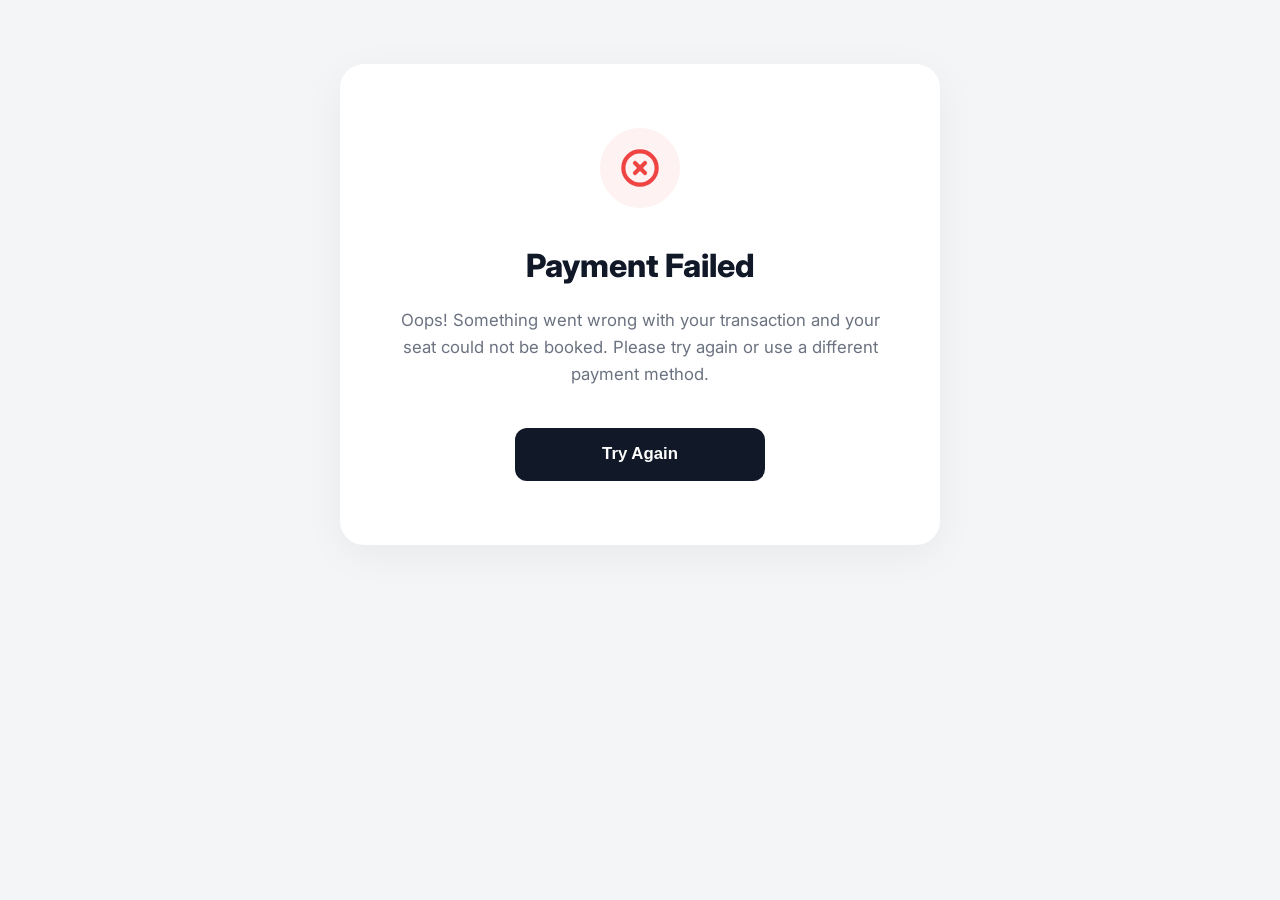
<file: win-skill-accelerator/failure/index.html>
<!DOCTYPE html>
<html lang="en">
<head>
    <meta charset="UTF-8">
    <meta name="viewport" content="width=device-width, initial-scale=1.0">
    <title>Payment Failed - WIN Skill Accelerator</title>
    <link rel="preconnect" href="https://fonts.googleapis.com">
    <link rel="preconnect" href="https://fonts.gstatic.com" crossorigin>
    <link href="https://fonts.googleapis.com/css2?family=Inter:wght@400;500;600;700;800;900&family=Playfair+Display:ital,wght@1,600;1,700&display=swap" rel="stylesheet">
    <link rel="stylesheet" href="../style.css">
    <style>
        .status-container {
            grid-template-columns: 1fr;
            max-width: 600px;
            margin: 0 auto;
        }
        .status-card {
            text-align: center;
            padding: 4rem 3rem;
        }
        .status-icon {
            display: inline-flex;
            justify-content: center;
            align-items: center;
            width: 80px;
            height: 80px;
            border-radius: 50%;
            background-color: #FEF2F2;
            color: var(--red);
            margin-bottom: 2rem;
        }
        .status-icon svg {
            width: 40px;
            height: 40px;
        }
        .status-title {
            font-size: 2rem;
            font-weight: 800;
            color: var(--text-dark);
            margin-bottom: 1rem;
        }
        .status-message {
            color: var(--text-muted);
            font-size: 1.05rem;
            line-height: 1.6;
            margin-bottom: 2.5rem;
        }
        .btn-retry {
            background: var(--text-dark);
            color: var(--white);
            max-width: 250px;
            margin: 0 auto;
            flex-direction: row;
            padding: 1rem 2rem;
        }
        .btn-retry:hover {
            background: #000;
        }
    </style>
</head>
<body>

    <main class="accelerator-container status-container">
        <section class="form-section" style="width: 100%;">
            <div class="form-card status-card">
                
                <div class="status-icon">
                    <svg viewBox="0 0 24 24" fill="none" stroke="currentColor" stroke-width="2.5" stroke-linecap="round" stroke-linejoin="round">
                        <circle cx="12" cy="12" r="10"></circle>
                        <line x1="15" y1="9" x2="9" y2="15"></line>
                        <line x1="9" y1="9" x2="15" y2="15"></line>
                    </svg>
                </div>

                <h1 class="status-title">Payment Failed</h1>
                
                <p class="status-message">
                    Oops! Something went wrong with your transaction and your seat could not be booked. 
                    Please try again or use a different payment method.
                </p>

                <div class="action-buttons">
                    <a href="../index.html" style="text-decoration: none; width: 100%;">
                        <button type="button" class="btn-retry">
                            <span class="btn-main-text">Try Again</span>
                        </button>
                    </a>
                </div>

            </div>
        </section>
    </main>

</body>
</html>
</file>
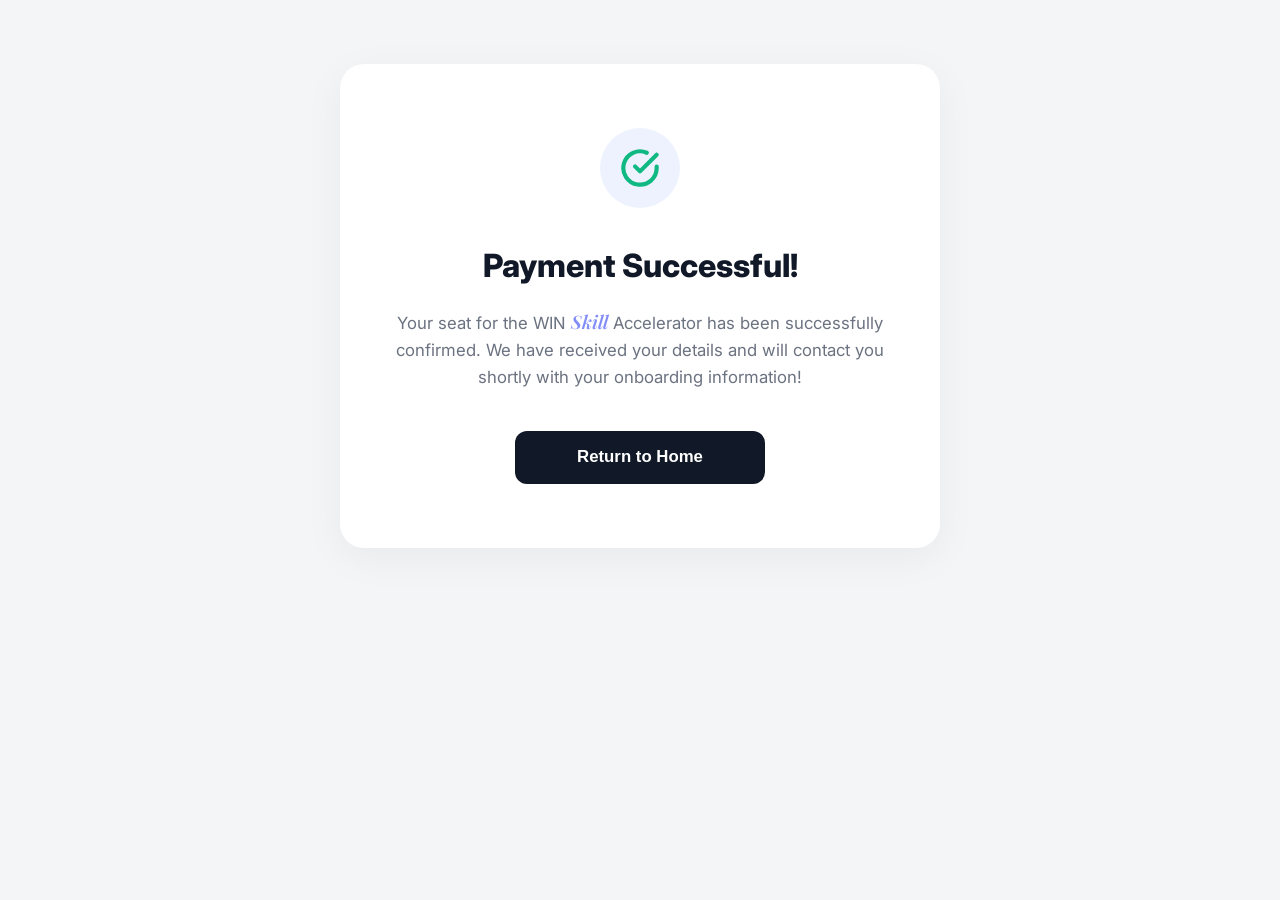
<file: win-skill-accelerator/success/index.html>
<!DOCTYPE html>
<html lang="en">
<head>
    <meta charset="UTF-8">
    <meta name="viewport" content="width=device-width, initial-scale=1.0">
    <title>Payment Successful - WIN Skill Accelerator</title>
    <link rel="preconnect" href="https://fonts.googleapis.com">
    <link rel="preconnect" href="https://fonts.gstatic.com" crossorigin>
    <link href="https://fonts.googleapis.com/css2?family=Inter:wght@400;500;600;700;800;900&family=Playfair+Display:ital,wght@1,600;1,700&display=swap" rel="stylesheet">
    <link rel="stylesheet" href="../style.css">
    <style>
        .status-container {
            grid-template-columns: 1fr;
            max-width: 600px;
            margin: 0 auto;
        }
        .status-card {
            text-align: center;
            padding: 4rem 3rem;
        }
        .status-icon {
            display: inline-flex;
            justify-content: center;
            align-items: center;
            width: 80px;
            height: 80px;
            border-radius: 50%;
            background-color: #EEF2FF;
            color: var(--green);
            margin-bottom: 2rem;
        }
        .status-icon svg {
            width: 40px;
            height: 40px;
        }
        .status-title {
            font-size: 2rem;
            font-weight: 800;
            color: var(--text-dark);
            margin-bottom: 1rem;
        }
        .status-message {
            color: var(--text-muted);
            font-size: 1.05rem;
            line-height: 1.6;
            margin-bottom: 2.5rem;
        }
        .btn-home {
            background: var(--text-dark);
            color: var(--white);
            max-width: 250px;
            margin: 0 auto;
            flex-direction: row;
            padding: 1rem 2rem;
        }
        .btn-home:hover {
            background: #000;
        }
    </style>
</head>
<body>

    <main class="accelerator-container status-container">
        <section class="form-section" style="width: 100%;">
            <div class="form-card status-card">
                
                <div class="status-icon">
                    <svg viewBox="0 0 24 24" fill="none" stroke="currentColor" stroke-width="2.5" stroke-linecap="round" stroke-linejoin="round">
                        <path d="M22 11.08V12a10 10 0 1 1-5.93-9.14"></path>
                        <polyline points="22 4 12 14.01 9 11.01"></polyline>
                    </svg>
                </div>

                <h1 class="status-title">Payment Successful!</h1>
                
                <p class="status-message">
                    Your seat for the WIN <span class="cursive-text" style="font-size: 1.1em;">Skill</span> Accelerator has been successfully confirmed. 
                    We have received your details and will contact you shortly with your onboarding information!
                </p>

                <div class="action-buttons">
                    <a href="../../index.html" style="text-decoration: none; width: 100%;">
                        <button type="button" class="btn-home">
                            <span class="btn-main-text">Return to Home</span>
                        </button>
                    </a>
                </div>

            </div>
        </section>
    </main>

</body>
</html>
</file>
<file: styles/global.css>
/* =====================================================
   WIN AGENCY — GLOBAL.CSS
   Light-Theme Design System
   ===================================================== */

/* ── TOKENS ── */
:root {
  /* Palette */
  --white: #FFFFFF;
  --off-white: #F8F9FA;
  --ice-blue: #EEF2FF;
  --soft-slate: #E8EDF5;
  --charcoal: #1A1A1A;
  --dark-grey: #2C2C2C;
  --mid-grey: #6B7280;
  --light-grey: #9CA3AF;
  --border: rgba(255, 255, 255, 0.8);
  --border-subtle: rgba(0, 0, 0, 0.07);

  /* Accent — Ice Blue */
  --accent: #6366F1;
  --accent-light: #818CF8;
  --accent-dark: #4F46E5;
  --accent-mist: rgba(99, 102, 241, 0.08);
  --accent-glow: rgba(99, 102, 241, 0.15);

  /* Glass */
  --glass-bg: rgba(255, 255, 255, 0.62);
  --glass-border: rgba(255, 255, 255, 0.85);
  --glass-shadow: 0 8px 32px rgba(31, 38, 135, 0.06), 0 2px 8px rgba(0, 0, 0, 0.04);
  --glass-blur: blur(24px);

  /* Shadows (sunlight / AO style) */
  --shadow-xs: 0 1px 3px rgba(0, 0, 0, 0.06), 0 1px 2px rgba(0, 0, 0, 0.04);
  --shadow-sm: 0 4px 12px rgba(0, 0, 0, 0.06), 0 2px 4px rgba(0, 0, 0, 0.04);
  --shadow-md: 0 8px 24px rgba(0, 0, 0, 0.08), 0 4px 8px rgba(0, 0, 0, 0.04);
  --shadow-lg: 0 16px 48px rgba(0, 0, 0, 0.10), 0 8px 16px rgba(0, 0, 0, 0.05);
  --shadow-xl: 0 24px 64px rgba(0, 0, 0, 0.12), 0 12px 24px rgba(0, 0, 0, 0.06);

  /* Neumorphic (Inset) */
  --neo-bg: #EEF2FF;
  --neo-shadow-in: inset 4px 4px 10px rgba(163, 177, 198, 0.4), inset -4px -4px 10px rgba(255, 255, 255, 0.9);
  --neo-focus: inset 2px 2px 6px rgba(99, 102, 241, 0.12), inset -2px -2px 6px rgba(255, 255, 255, 0.9), 0 0 0 2px rgba(99, 102, 241, 0.3);

  /* Typography */
  --font-sans: 'Inter', system-ui, -apple-system, sans-serif;
  --font-serif: 'Playfair Display', Georgia, serif;

  /* Spacing */
  --nav-h: 72px; /* canonical value — kept here for .page-hero padding-top; navbar.css owns the full nav token set */
  --container: 1200px;
  --section-pad: clamp(4rem, 8vw, 7rem);

  /* Transitions */
  --ease-out: cubic-bezier(0.22, 1, 0.36, 1);
  --ease-in-out: cubic-bezier(0.65, 0, 0.35, 1);

  /* Premium easing — "weighty" Quint-out feel */
  --premium-ease: cubic-bezier(0.23, 1, 0.32, 1);
  --smooth-transition: 0.5s var(--premium-ease);

  /* Page transition panels */
  --pt-color: #6366F1;
}

/* ── RESET & BASE ── */
*,
*::before,
*::after {
  box-sizing: border-box;
  margin: 0;
  padding: 0;
}

html {
  scroll-behavior: smooth;
  font-size: 16px;
}

body {
  font-family: var(--font-sans);
  background: var(--off-white);
  color: var(--charcoal);
  line-height: 1.7;
  overflow-x: hidden;
  -webkit-font-smoothing: antialiased;
  -moz-osx-font-smoothing: grayscale;
  text-rendering: optimizeLegibility;
  cursor: none;
}

body.no-scroll {
  overflow: hidden;
}

img,
video,
svg {
  display: block;
  max-width: 100%;
}

a {
  text-decoration: none;
  color: inherit;
}

ul,
ol {
  list-style: none;
}

button {
  font-family: inherit;
  cursor: none;
  border: none;
  background: none;
}

/* ── SCROLL BAR ── */
::-webkit-scrollbar {
  width: 6px;
}

::-webkit-scrollbar-track {
  background: var(--off-white);
}

::-webkit-scrollbar-thumb {
  background: var(--accent-light);
  border-radius: 10px;
}

/* ── SELECTION ── */
::selection {
  background: var(--accent);
  color: #fff;
}

/* ── CUSTOM CURSOR ── */
#cursor-ring {
  position: fixed;
  top: 0;
  left: 0;
  width: 40px;
  height: 40px;
  border: 1.5px solid var(--accent);
  border-radius: 50%;
  pointer-events: none;
  z-index: 9999;
  transform: translate(-50%, -50%);
  transition: width 0.3s var(--ease-out), height 0.3s var(--ease-out),
    border-color 0.3s, background 0.3s, opacity 0.3s;
  mix-blend-mode: normal;
}

#cursor-dot {
  position: fixed;
  top: 0;
  left: 0;
  width: 7px;
  height: 7px;
  background: var(--accent);
  border-radius: 50%;
  pointer-events: none;
  z-index: 9999;
  transform: translate(-50%, -50%);
  transition: transform 0.12s var(--ease-out), opacity 0.3s;
}

body.cursor-hover #cursor-ring {
  width: 56px;
  height: 56px;
  background: var(--accent-glow);
  border-color: var(--accent);
}

/* ── CONTAINER ── */
.container {
  width: min(var(--container), 100% - 2rem);
  margin-inline: auto;
  padding-inline: clamp(1rem, 4vw, 2rem);
}

/* ── GLASS CARD ── */
.glass-card {
  background: var(--glass-bg);
  -webkit-backdrop-filter: var(--glass-blur);
  backdrop-filter: var(--glass-blur);
  border: 1px solid var(--glass-border);
  border-radius: 20px;
  box-shadow: var(--glass-shadow);
}

/* ── PAGE TRANSITION ── */
#page-transition {
  position: fixed;
  inset: 0;
  pointer-events: none;
  z-index: 8000;
  display: flex;
  flex-direction: column;
}

.pt-panel {
  flex: 1;
  transform: scaleX(0);
  transform-origin: right;
  background: var(--accent);
}

.pt-panel--1 {
  background: #6366F1;
}

.pt-panel--2 {
  background: #818CF8;
}

.pt-panel--3 {
  background: #4F46E5;
}

/* ── NAVBAR ── */
/* All navbar styles live in css/navbar.css — loaded in every HTML <head>.
   The classes (.navbar, .navbar__*, .nav-link) are defined there.
   global.css retains --nav-h for .page-hero padding-top only. */


/* ── TYPOGRAPHY ── */
h1,
h2,
h3,
h4,
h5,
h6 {
  font-family: var(--font-sans);
  font-weight: 800;
  line-height: 1.12;
  letter-spacing: -0.02em;
  color: var(--charcoal);
}

em {
  font-family: var(--font-serif);
  font-style: italic;
  color: var(--accent);
}

.section-label {
  display: inline-flex;
  align-items: center;
  gap: 0.5rem;
  font-size: 0.8rem;
  font-weight: 700;
  letter-spacing: 0.14em;
  text-transform: uppercase;
  color: var(--accent);
  margin-bottom: 0.75rem;
}

.section-label::before {
  content: '';
  display: block;
  width: 20px;
  height: 2px;
  background: var(--accent);
  border-radius: 2px;
}

.section-header {
  margin-bottom: 3.5rem;
}

.section-title {
  font-size: clamp(2rem, 4vw, 3rem);
  line-height: 1.15;
  letter-spacing: -0.03em;
}

/* ── HARDWARE ACCELERATION — animated nodes, bars, orbital rings ── */
/* Applied globally so PC and mobile both benefit from GPU compositing  */
.b-node,
.b-ring,
.b-core,
.abstract-ring,
.bar-fill,
.onode,
.floating-accent-dot,
.orb-particle,
.about-scroll-line,
.scroll-line {
  transform: translateZ(0);
  -webkit-backface-visibility: hidden;
  backface-visibility: hidden;
  will-change: transform;
}

/* ── PREMIUM HOVER — buttons, social pills, CTA ── */
/* cubic-bezier gives a "weighty" deceleration feel on all interactive elements */
.btn,
.btn-start,
.social-pill,
.badge-pill,
.value-pill,
.navbar__cta,
.about-btn-solid,
.about-btn-ghost,
.cta-container {
  transition: transform var(--smooth-transition),
    box-shadow var(--smooth-transition),
    background-color 0.3s var(--premium-ease),
    color 0.28s var(--premium-ease),
    border-color 0.28s var(--premium-ease);
  will-change: transform, box-shadow;
}

/* ── BUTTONS ── */
.btn {
  display: inline-flex;
  align-items: center;
  gap: 0.5rem;
  padding: 0.8rem 1.8rem;
  border-radius: 100px;
  font-size: 0.9rem;
  font-weight: 700;
  letter-spacing: 0.01em;
  cursor: none;
  transition: transform 0.25s var(--ease-out), box-shadow 0.25s, background 0.2s, color 0.2s;
  position: relative;
  overflow: hidden;
}

.btn::after {
  content: '';
  position: absolute;
  inset: 0;
  background: rgba(255, 255, 255, 0.1);
  border-radius: inherit;
  opacity: 0;
  transition: opacity 0.25s;
}

.btn:hover::after {
  opacity: 1;
}

.btn:hover {
  transform: translateY(-2px);
}

.btn--primary {
  background: linear-gradient(135deg, var(--accent) 0%, var(--accent-dark) 100%);
  color: #fff;
  box-shadow: 0 4px 20px rgba(99, 102, 241, 0.25);
}

.btn--primary:hover {
  box-shadow: 0 8px 32px rgba(99, 102, 241, 0.4);
}

.btn--ghost {
  background: transparent;
  color: var(--charcoal);
  border: 1.5px solid var(--border-subtle);
}

.btn--ghost:hover {
  border-color: var(--accent);
  color: var(--accent);
  box-shadow: var(--shadow-sm);
}

/* ── PAGE HERO BASE ── */
.page-hero {
  padding-top: calc(var(--nav-h) + 4rem);
  padding-bottom: var(--section-pad);
  position: relative;
  overflow: hidden;
}

.page-hero__title {
  font-size: clamp(2.8rem, 6vw, 5.5rem);
  letter-spacing: -0.04em;
  line-height: 1.05;
  margin-bottom: 1.5rem;
  display: flex;
  flex-direction: column;
}

.page-hero__title .reveal-line {
  display: block;
}

.page-hero__title .italic {
  font-family: var(--font-serif);
  font-style: italic;
}

.page-hero__sub {
  font-size: clamp(1rem, 1.5vw, 1.15rem);
  color: var(--mid-grey);
  max-width: 52ch;
  line-height: 1.75;
}

/* ── SECTIONS ── */
section {
  padding-block: var(--section-pad);
  padding-inline: clamp(1rem, 4vw, 2rem);
}

/* ── MARQUEE ── */
.marquee-strip {
  overflow: hidden;
  padding: 1.2rem 0;
  background: linear-gradient(135deg, var(--accent) 0%, var(--accent-dark) 100%);
  min-width: 100vw;
  width: 100%;
  margin-inline: calc(50% - 50vw); /* full-viewport flush on responsive borders */
}

.marquee-track {
  display: flex;
  gap: 3rem;
  white-space: nowrap;
  animation: marquee 30s linear infinite;
  font-size: 0.8rem;
  font-weight: 700;
  letter-spacing: 0.1em;
  text-transform: uppercase;
  color: rgba(255, 255, 255, 0.9);
  justify-content: flex-start;
  min-width: 100%;
}

@keyframes marquee {
  from {
    transform: translateX(0);
  }

  to {
    transform: translateX(-50%);
  }
}

@media (max-width: 768px) {
  .marquee-strip {
    padding-inline: 0;
    margin-inline: calc(50% - 50vw);
  }

  .marquee-track {
    justify-content: flex-start;
    min-width: 100%;
  }
}

/* .cta-banner / .cta-inner removed — CTA is now exclusively
   on the Services page and styled in services.css */

/* ── FOOTER ── */
/* Old footer styles (.footer, .footer-grid, .footer-brand, .footer-links,
   .footer-contact, .footer-bottom) have been removed.
   The new Masterpiece Footer is styled in css/footer.css
   and injected via js/footer-loader.js */

/* ── REVEAL ANIMATIONS (pre-state) ── */
.reveal-text,
.reveal-line {
  opacity: 0;
  transform: translateY(30px);
}


/* ── PROCESS STEPS ── */
.process-steps {
  display: grid;
  grid-template-columns: repeat(4, 1fr);
  gap: 1.5rem;
}

.process-step {
  padding: 2rem;
  position: relative;
  transition: transform 0.3s var(--ease-out), box-shadow 0.3s;
}

.process-step:hover {
  transform: translateY(-5px);
  box-shadow: var(--shadow-lg);
}

.step-num {
  font-size: 3rem;
  font-weight: 900;
  color: var(--accent-mist);
  line-height: 1;
  margin-bottom: 1rem;
  letter-spacing: -0.04em;
}

.process-step h3 {
  font-size: 1.15rem;
  margin-bottom: 0.75rem;
}

.process-step p {
  font-size: 0.9rem;
  color: var(--mid-grey);
  line-height: 1.65;
}

/* ── ELASTIC IMAGE WRAPPER ── */
[data-elastic] {
  overflow: hidden;
}

/* ══════════════════════════════════════════════════════
   TABLET & MOBILE (≤ 1024px)
   NOTE: All navbar responsive CSS is in css/navbar.css
   ══════════════════════════════════════════════════════ */
@media (max-width: 1024px) {
  :root {
    --nav-h: 64px; /* synced with navbar.css */
  }

  /* Layout utilities */
  .stats-grid {
    grid-template-columns: repeat(2, 1fr);
  }

  .process-steps {
    grid-template-columns: 1fr;
  }

  /* Masterpiece footer responsive styles are in css/footer.css */

  /* Restore system cursor on touch devices */
  body {
    cursor: auto;
  }

  #cursor-ring,
  #cursor-dot {
    display: none;
  }
}


@media (max-width: 480px) {
  .stats-grid {
    grid-template-columns: 1fr 1fr;
  }
}

/* ══════════════════════════════════════════════════════
   MOBILE-ONLY SCROLL REVEAL PRE-STATE
   Only applies below 1024px. JS (global.js) toggles
   .section-revealed to animate sections into view.
   PC layouts (above 1024px) are completely unaffected.
   ══════════════════════════════════════════════════════ */
@media (max-width: 1024px) {

  /* Sections start invisible and 24px below — JS reveals them */
  section.section-reveal-pending {
    opacity: 0;
    transform: translateY(24px);
    transition: opacity 0.75s var(--premium-ease),
      transform 0.75s var(--premium-ease);
  }

  section.section-revealed {
    opacity: 1 !important;
    transform: translateY(0) !important;
  }

  /* Ensure animated sections never get stuck invisible */
  .about-spatial-hero,
  .contact-hero,
  .brain-hero,
  .testi-orbit-hero {
    opacity: 1 !important;
    transform: none !important;
  }

  /* Stack all generic two-part hero grids vertically */
  .hero-split-layout {
    flex-direction: column !important;
    align-items: center !important;
    text-align: center !important;
  }

  /* Constrain animation stages so they don't overflow on portrait mobile */
  .spatial-orb-wrap,
  .orbit-hero__stage,
  .brain-hero__right {
    max-width: min(420px, 90vw);
    width: 100%;
    height: auto;
  }
}

/* ── Smooth orbital animation timing on all screen sizes ── */
@keyframes spin {
  to {
    transform: translateZ(0) rotate(360deg);
  }
}

/* Ensure orbital rings use linear for perfectly smooth GPU-composited rotation */
.b-ring,
.abstract-ring {
  animation-timing-function: linear;
}
</file>
<file: styles/navbar.css>
/* ═══════════════════════════════════════════════════════════════
   WIN AGENCY — navbar.css
   Clean · Minimal · Modern SaaS Navigation
   Multi-page website → links to separate .html files
   ═══════════════════════════════════════════════════════════════ */

:root {
  --nav-h: 72px;

  /* ── GLASSMORPHISM TOKENS ── */
  /* Base glass — 60% white, enough transparency to see background art */
  --nav-bg:              rgba(255, 255, 255, 0.60);
  /* Scrolled glass — slightly more opaque for readability */
  --nav-bg-scrolled:     rgba(255, 255, 255, 0.82);

  /* True glass edge: bright highlight on top, subtle shadow on bottom */
  --nav-border:          rgba(255, 255, 255, 0.70);
  --nav-border-scrolled: rgba(255, 255, 255, 0.85);

  /* Layered shadow: tight dark line + wide diffuse glow */
  --nav-shadow:          0 1px 0 rgba(0,0,0,0.05),
                         0 8px 24px rgba(0,0,0,0.08),
                         inset 0 -1px 0 rgba(0,0,0,0.06);
  --nav-shadow-scrolled: 0 1px 0 rgba(0,0,0,0.08),
                         0 12px 32px rgba(0,0,0,0.12),
                         inset 0 -1px 0 rgba(0,0,0,0.08);

  /* Link colours */
  --nav-link-color:  #1e293b;
  --nav-link-hover:  #6366F1;
  --nav-link-active: #6366F1;

  /* CTA pill — solid, high-contrast */
  --nav-cta-bg:       #0f172a;
  --nav-cta-hover-bg: #1e293b;
  --nav-cta-color:    #ffffff;

  /* Hamburger bars */
  --nav-ham-color: #0f172a;

  /* Mobile drawer — near-opaque so links stay crystal-clear */
  --nav-drawer-bg: rgba(255, 255, 255, 0.96);

  /* Transitions */
  --nav-ease:  cubic-bezier(0.23, 1, 0.32, 1);
  --nav-speed: 0.38s;
}

/* ── RESET: override global nav-h if already defined ──────────── */
@media (max-width: 1024px) {
  :root { --nav-h: 64px; }
}

/* ═══════════════════════════════════════════════════════════════
   NAVBAR SHELL — GLASSMORPHISM PANEL
   ═══════════════════════════════════════════════════════════════ */
.navbar {
  position: fixed;
  top: 0;
  left: 0;
  width: 100%;
  height: var(--nav-h);
  z-index: 1000;

  /* ── GLASS EFFECT ── */
  /* Semi-transparent base — 60% white lets background show through */
  background: var(--nav-bg);
  /* Strong blur + colour boost for premium frosted-glass look */
  -webkit-backdrop-filter: blur(20px) saturate(180%) brightness(1.04);
          backdrop-filter: blur(20px) saturate(180%) brightness(1.04);

  /* True glass border: bright highlight top, subtle shadow-line bottom */
  border-bottom: 1px solid var(--nav-border);
  border-top: 1px solid rgba(255, 255, 255, 0.90);

  /* Layered shadow for depth */
  box-shadow: var(--nav-shadow);

  transition:
    background     var(--nav-speed) var(--nav-ease),
    border-color   var(--nav-speed) var(--nav-ease),
    box-shadow     var(--nav-speed) var(--nav-ease),
    backdrop-filter var(--nav-speed) ease;
}

/* Denser glass when user has scrolled — more opaque, stronger shadow */
.navbar.scrolled {
  background: var(--nav-bg-scrolled);
  border-bottom-color: var(--nav-border-scrolled);
  -webkit-backdrop-filter: blur(24px) saturate(200%) brightness(1.05);
          backdrop-filter: blur(24px) saturate(200%) brightness(1.05);
  box-shadow: var(--nav-shadow-scrolled);
}

/* ── INNER CONTAINER ─────────────────────────────────────────── */
.navbar__inner {
  width: 100%;
  max-width: 1400px;
  margin: 0 auto;
  padding: 0 40px;
  box-sizing: border-box;

  display: flex;
  align-items: center;
  justify-content: space-between;
  height: 100%;

  position: relative; /* for absolute-centered menu */
}

/* ═══════════════════════════════════════════════════════════════
   LOGO (LEFT)
   ═══════════════════════════════════════════════════════════════ */
.navbar__brand {
  flex-shrink: 0;
  z-index: 2;
}

.navbar__logo {
  display: flex;
  align-items: center;
  text-decoration: none;
  cursor: pointer;
  line-height: 0;
}

/* 3D canvas mount for win-logo.js */
.win-logo-mount {
  display: block;
  width: 108px;
  height: 44px;
  position: relative;
  overflow: visible;
  cursor: pointer;
}

.win-logo-mount canvas {
  display: block;
  width: 100% !important;
  height: 100% !important;
}

/* Screen-reader text hidden visually */
.navbar__logo .logo-sr {
  position: absolute;
  width: 1px;
  height: 1px;
  overflow: hidden;
  clip: rect(0 0 0 0);
  white-space: nowrap;
}

/* ═══════════════════════════════════════════════════════════════
   CENTER NAVIGATION LINKS
   ═══════════════════════════════════════════════════════════════ */
.navbar__menu {
  /* Absolute centering — always at 50% regardless of logo/CTA width */
  position: absolute;
  left: 50%;
  transform: translateX(-50%);
  z-index: 1;
}

.navbar__links {
  display: flex;
  align-items: center;
  gap: 2.25rem;
  list-style: none;
  margin: 0;
  padding: 0;
  white-space: nowrap;
}

/* Desktop "Get Started" button item inside the list — hidden on desktop */
.navbar__drawer-cta-wrap {
  display: none;
}

/* ── Individual nav links ── */
.nav-link {
  position: relative;
  font-size: 0.9rem;
  font-weight: 500;
  color: var(--nav-link-color);
  text-decoration: none;
  padding: 0.35rem 0;
  letter-spacing: 0.01em;
  transition: color var(--nav-speed) var(--nav-ease);
  white-space: nowrap;
}

/* Animated underline — draws in from left on hover */
.nav-link::after {
  content: '';
  position: absolute;
  bottom: -2px;
  left: 0;
  width: 100%;
  height: 2px;
  background: var(--nav-link-active);
  border-radius: 2px;
  transform: scaleX(0);
  transform-origin: left;
  transition: transform var(--nav-speed) var(--nav-ease);
}

.nav-link:hover {
  color: var(--nav-link-hover);
}

.nav-link:hover::after {
  transform: scaleX(1);
}

/* Active page state */
.nav-link.active {
  color: var(--nav-link-active);
  font-weight: 600;
}

.nav-link.active::after {
  transform: scaleX(1);
}

/* ═══════════════════════════════════════════════════════════════
   RIGHT — CTA BUTTON + HAMBURGER
   ═══════════════════════════════════════════════════════════════ */
.navbar__actions {
  flex-shrink: 0;
  display: flex;
  align-items: center;
  gap: 14px;
  z-index: 2;
}

/* ── "Get Started" CTA Pill ── */
.navbar__cta {
  display: inline-flex;
  align-items: center;
  padding: 0.55rem 1.4rem;
  background: var(--nav-cta-bg);
  color: var(--nav-cta-color);
  font-size: 0.875rem;
  font-weight: 700;
  border-radius: 100px;
  letter-spacing: 0.01em;
  white-space: nowrap;
  text-decoration: none;
  cursor: pointer;
  transition:
    background var(--nav-speed) var(--nav-ease),
    transform 0.28s var(--nav-ease),
    box-shadow 0.28s var(--nav-ease);
  will-change: transform;
}

.navbar__cta:hover {
  background: var(--nav-cta-hover-bg);
  transform: translateY(-2px) scale(1.02);
  box-shadow: 0 8px 24px rgba(15, 23, 42, 0.25);
}

/* ── Hamburger Button (hidden on desktop) ── */
.navbar__hamburger {
  display: none;
  flex-direction: column;
  justify-content: center;
  align-items: center;
  gap: 5px;
  width: 38px;
  height: 38px;
  padding: 7px;
  background: none;
  border: none;
  cursor: pointer !important;
  z-index: 1001;
  flex-shrink: 0;
  border-radius: 8px;
  transition: background 0.2s ease;
}

.navbar__hamburger:hover {
  background: rgba(0,0,0,0.05);
}

/* The 3 bars */
.navbar__hamburger span {
  display: block;
  width: 22px;
  height: 2px;
  background: var(--nav-ham-color);
  border-radius: 2px;
  transform-origin: center;
  transition:
    transform 0.38s var(--nav-ease),
    opacity   0.25s ease,
    width     0.32s var(--nav-ease);
}

/* Morph into X */
.navbar__hamburger[aria-expanded="true"] span:nth-child(1) {
  transform: translateY(7px) rotate(45deg);
}
.navbar__hamburger[aria-expanded="true"] span:nth-child(2) {
  opacity: 0;
  transform: scaleX(0);
}
.navbar__hamburger[aria-expanded="true"] span:nth-child(3) {
  transform: translateY(-7px) rotate(-45deg);
}

/* ═══════════════════════════════════════════════════════════════
   TABLET + MOBILE  (≤ 1024px)
   ═══════════════════════════════════════════════════════════════ */
@media (max-width: 1024px) {

  /* Tighten inner padding on tablet/mobile */
  .navbar__inner {
    padding: 0 20px;
  }

  /* Show hamburger, hide desktop CTA */
  .navbar__hamburger {
    display: flex;
  }
  .navbar__cta {
    display: none;
  }

  /* Pull navbar__menu out of the flow so it doesn't squash the flex row */
  .navbar__menu {
    position: static;
    transform: none;
    width: 0;
    overflow: visible;
  }

  /* ── MOBILE DRAWER — slides down from below navbar ── */
  .navbar__links {
    /* Fixed position, full-width panel just below the navbar */
    position: fixed;
    top: var(--nav-h);
    left: 0;
    right: 0;
    width: 100vw;
    box-sizing: border-box;

    background: var(--nav-drawer-bg);
    /* Reduced blur on mobile — prevents lag on low-end devices */
    -webkit-backdrop-filter: blur(10px) saturate(150%);
            backdrop-filter: blur(10px) saturate(150%);
    /* Bright top edge on drawer for glass continuity */
    border-top: 1px solid rgba(255,255,255,0.80);

    flex-direction: column;
    align-items: center;
    gap: 0;
    padding: 0.5rem 0 2rem;

    border-bottom: 1px solid var(--nav-border-scrolled);
    box-shadow: 0 16px 48px rgba(0,0,0,0.10);

    /* Initial hidden state — above viewport */
    transform: translateY(-115%);
    opacity: 0;
    pointer-events: none;
    transition:
      transform 0.42s var(--nav-ease),
      opacity   0.35s ease;
    z-index: 999;
  }

  /* Open state */
  .navbar__links.open {
    transform: translateY(0);
    opacity: 1;
    pointer-events: all;
  }

  /* ── Drawer link rows ── */
  .nav-link {
    display: block;
    width: 100%;
    text-align: center;
    padding: 0.95rem 2rem;
    font-size: 1rem;
    font-weight: 500;
    border-bottom: 1px solid rgba(0,0,0,0.04);
    transition: color 0.2s ease, background 0.2s ease;
  }

  /* No slide-underline on mobile — not useful for touch */
  .nav-link::after {
    display: none;
  }

  .nav-link:hover {
    background: rgba(99,102,241,0.05);
    color: var(--nav-link-hover);
  }

  /* Active link in drawer */
  .nav-link.active {
    color: var(--nav-link-active);
    background: rgba(99,102,241,0.07);
    font-weight: 700;
  }

  /* ── CTA inside drawer ── */
  .navbar__drawer-cta-wrap {
    display: flex;
    justify-content: center;
    width: 100%;
    list-style: none;
    padding: 0;
  }

  .navbar__drawer-cta {
    display: inline-flex;
    align-items: center;
    justify-content: center;
    margin-top: 1.1rem;
    padding: 0.75rem 2.25rem;
    background: #0f172a;
    color: #ffffff;
    font-size: 0.925rem;
    font-weight: 700;
    border-radius: 100px;
    letter-spacing: 0.01em;
    text-decoration: none;
    cursor: pointer !important;
    transition:
      background 0.3s var(--nav-ease),
      transform  0.3s var(--nav-ease),
      box-shadow 0.3s var(--nav-ease);
  }

  .navbar__drawer-cta:hover {
    background: #6366F1;
    transform: translateY(-2px);
    box-shadow: 0 8px 24px rgba(99,102,241,0.32);
  }
}

/* ═══════════════════════════════════════════════════════════════
   SMALL MOBILE  (≤ 480px)
   ═══════════════════════════════════════════════════════════════ */
@media (max-width: 480px) {
  .navbar__inner {
    padding: 0 16px;
  }
}
</file>
<file: styles/footer.css>
/* ═══════════════════════════════════════════════════════════════
   WIN — REDESIGNED FOOTER
   Clean · Minimal · Professional · Agency-grade
   White theme · 4-column desktop · Full responsive
   ═══════════════════════════════════════════════════════════════ */

@import url('https://fonts.googleapis.com/css2?family=Montserrat:wght@700;800;900&display=swap');

/* ──────────────────────────────────────────────────────────────
   KEYFRAMES
   ────────────────────────────────────────────────────────────── */

/* Cityscape layers — LEFT to RIGHT direction (translateX negative→0 loop) */
@keyframes city-bg {
  from {
    transform: translateX(0);
  }

  to {
    transform: translateX(-50%);
  }
}

@keyframes city-mid {
  from {
    transform: translateX(0);
  }

  to {
    transform: translateX(-50%);
  }
}

@keyframes city-fg {
  from {
    transform: translateX(0);
  }

  to {
    transform: translateX(-50%);
  }
}

/* CTA shimmer */
@keyframes mf-shimmer {
  0% {
    background-position: -200% center;
  }

  100% {
    background-position: 200% center;
  }
}

/* ──────────────────────────────────────────────────────────────
   MASTER FOOTER BASE
   ────────────────────────────────────────────────────────────── */
.masterpiece-footer {
  all: unset;
  display: block;
  position: relative;
  background: #ffffff;
  color: #1a1a2e;
  font-family: 'Inter', 'Montserrat', -apple-system, BlinkMacSystemFont, 'Segoe UI', sans-serif;
  border-top: 1px solid #e8eaf0;
  overflow: hidden;
  -webkit-font-smoothing: antialiased;
  -moz-osx-font-smoothing: grayscale;
}

/* ──────────────────────────────────────────────────────────────
   CITYSCAPE ANIMATION — FIXED & COMPACT
   3 layered parallax tracks, bottom-anchored, 80–120px max height
   ────────────────────────────────────────────────────────────── */
.cityscape-container {
  position: absolute;
  bottom: 0;
  left: 0;
  right: 0;
  height: 110px;
  /* Strict max — no overflow */
  overflow: hidden;
  pointer-events: none;
  z-index: 0;
}

/* Each layer is an independent scrolling track */
.city-layer {
  position: absolute;
  bottom: 0;
  left: 0;
  display: flex;
  width: max-content;
  align-items: flex-end;
  will-change: transform;
}

/* Background layer — slowest, lightest */
.city-layer--bg {
  animation: city-bg 60s linear infinite;
  opacity: 0.20;
}

/* Mid layer — medium speed */
.city-layer--mid {
  animation: city-mid 35s linear infinite;
  opacity: 0.28;
}

/* Foreground layer — fastest, slightly darker */
.city-layer--fg {
  animation: city-fg 20s linear infinite;
  opacity: 0.36;
}

/* Individual SVG panels inside each layer */
.city-panel {
  display: block;
  flex-shrink: 0;
  width: auto;
}

/* ──────────────────────────────────────────────────────────────
   CONTENT WRAPPER
   ────────────────────────────────────────────────────────────── */
.mf-content {
  position: relative;
  z-index: 10;
  max-width: 1400px;
  margin: 0 auto;
  padding: 0 40px;
  padding-bottom: 0;
  box-sizing: border-box;
}

/* ──────────────────────────────────────────────────────────────
   MAIN GRID — 4 columns
   ────────────────────────────────────────────────────────────── */
.mf-grid {
  display: grid;
  grid-template-columns: 2fr 1fr 1fr 1.3fr;
  gap: 2.5rem 3rem;
  padding: 3rem 0 2rem;
  border-bottom: 1px solid #e8eaf0;
}

/* ──────────────────────────────────────────────────────────────
   BRAND COLUMN
   ────────────────────────────────────────────────────────────── */
.mf-col--brand {
  display: flex;
  flex-direction: column;
  align-items: flex-start;
  text-align: left;
}

/* Text logo fallback */
.mf-logo {
  display: inline-block;
  text-decoration: none;
  font-family: 'Montserrat', 'Inter', sans-serif;
  font-size: 1.6rem;
  font-weight: 900;
  letter-spacing: -0.04em;
  line-height: 1;
  margin-bottom: 0.85rem;
}

/* 3D logo mount variant */
.mf-logo--3d {
  display: inline-flex;
  align-items: center;
  line-height: 0;
  margin-bottom: 0.85rem;
  margin-left: -104px;
}

/* Logo mount canvas holder */
.mf-logo-mount {
  display: block;
  width: 140px;
  height: 56px;
  position: relative;
  overflow: visible;
}

.mf-logo-mount canvas {
  display: block;
  width: 100% !important;
  height: 100% !important;
}

/* Colour tokens for fallback text logo */
.mf-logo__w {
  color: #007AFF;
}

.mf-logo__in {
  color: #1a1a2e;
}

/* Tagline */
.mf-brand__tagline {
  font-size: 0.875rem;
  line-height: 1.75;
  color: #5a6070;
  margin: 0 0 1.25rem;
  max-width: 26ch;
}

/* Social icons row */
.mf-social-row {
  display: flex;
  gap: 0.55rem;
  flex-wrap: wrap;
}

.mf-social {
  display: inline-flex;
  align-items: center;
  justify-content: center;
  width: 36px;
  height: 36px;
  background: #f0f2f8;
  border-radius: 10px;
  color: #5a6070;
  text-decoration: none;
  transition: background 0.22s ease, color 0.22s ease, transform 0.22s ease, box-shadow 0.22s ease;
  flex-shrink: 0;
}

.mf-social:hover {
  background: #007AFF;
  color: #ffffff;
  transform: translateY(-3px) scale(1.08);
  box-shadow: 0 6px 18px rgba(0, 122, 255, 0.28);
}

/* ──────────────────────────────────────────────────────────────
   NAV COLUMNS (Navigation & Services)
   ────────────────────────────────────────────────────────────── */
.mf-col__heading {
  font-family: 'Montserrat', 'Inter', sans-serif;
  font-size: 0.7rem;
  font-weight: 800;
  letter-spacing: 0.12em;
  text-transform: uppercase;
  color: #1a1a2e;
  margin: 0 0 1rem;
  padding-bottom: 0.5rem;
  border-bottom: 2px solid #e8eaf0;
}

.mf-nav-list {
  list-style: none;
  margin: 0;
  padding: 0;
  display: flex;
  flex-direction: column;
  gap: 0.5rem;
}

.mf-nav-link {
  font-size: 0.875rem;
  font-weight: 500;
  color: #5a6070;
  text-decoration: none;
  display: inline-block;
  transition: color 0.2s ease, transform 0.2s ease;
  position: relative;
}

.mf-nav-link::before {
  content: '';
  position: absolute;
  left: -10px;
  top: 50%;
  width: 4px;
  height: 4px;
  background: #007AFF;
  border-radius: 50%;
  transform: translate(0, -50%) scale(0);
  transition: transform 0.2s ease;
}

.mf-nav-link:hover {
  color: #007AFF;
  transform: translateX(8px);
}

.mf-nav-link:hover::before {
  transform: translate(0, -50%) scale(1);
}

/* ──────────────────────────────────────────────────────────────
   CONTACT COLUMN
   ────────────────────────────────────────────────────────────── */
.mf-contact-list {
  display: flex;
  flex-direction: column;
  gap: 0.65rem;
  font-style: normal;
  margin-bottom: 1.25rem;
}

.mf-contact-item {
  display: flex;
  align-items: flex-start;
  gap: 0.5rem;
  font-size: 0.86rem;
  color: #5a6070;
  text-decoration: none;
  transition: color 0.2s ease;
  line-height: 1.45;
}

.mf-contact-item:hover {
  color: #007AFF;
}

.mf-contact-item svg {
  flex-shrink: 0;
  margin-top: 2px;
  opacity: 0.7;
}

/* CTA Button */
.mf-cta-btn {
  display: inline-flex;
  align-items: center;
  gap: 0.3rem;
  padding: 0.68rem 1.45rem;
  background: linear-gradient(135deg, #007AFF 0%, #5856D6 100%);
  color: #ffffff;
  font-size: 0.83rem;
  font-weight: 700;
  letter-spacing: 0.02em;
  border-radius: 100px;
  text-decoration: none;
  background-size: 200% auto;
  transition: background-position 0.4s ease, transform 0.25s ease, box-shadow 0.25s ease;
  box-shadow: 0 4px 16px rgba(0, 122, 255, 0.22);
  white-space: nowrap;
}

.mf-cta-btn:hover {
  background-position: right center;
  transform: translateY(-3px);
  box-shadow: 0 10px 30px rgba(0, 122, 255, 0.35);
}

/* ──────────────────────────────────────────────────────────────
   BOTTOM BAR
   ────────────────────────────────────────────────────────────── */
.mf-bottom-bar {
  position: relative;
  z-index: 10;
  display: flex;
  justify-content: space-between;
  align-items: flex-start;
  /* Align text higher so it sits in the 'sky' of the cityscape */
  flex-wrap: wrap;
  gap: 0.5rem;
  padding: 1.5rem 0 1rem;
  min-height: 110px;
  /* perfectly contains the 110px cityscape */
  box-sizing: border-box;
}

.mf-copyright {
  font-size: 0.8rem;
  color: #6b7280;
  margin: 0;
  font-weight: 500;
}

.mf-legal {
  font-size: 0.8rem;
  color: #6b7280;
  margin: 0;
  display: flex;
  gap: 0.75rem;
  align-items: center;
}

.mf-legal-link {
  color: inherit;
  text-decoration: none;
  transition: color 0.2s ease;
}

.mf-legal-link:hover {
  color: #007AFF;
}

/* Divider accent between legal links */
.mf-legal span[aria-hidden] {
  color: #c5c8d0;
}

/* ──────────────────────────────────────────────────────────────
   WIDE DESKTOP  ≥ 1600px
   ────────────────────────────────────────────────────────────── */
@media (min-width: 1600px) {
  .mf-logo--3d {
    margin-left: -132px;
  }
}

/* ──────────────────────────────────────────────────────────────
   TABLET  ≤ 1024px
   ────────────────────────────────────────────────────────────── */
@media (max-width: 1024px) {
  .mf-content {
    padding-left: 24px;
    padding-right: 24px;
  }

  .mf-grid {
    grid-template-columns: 1fr 1fr;
    gap: 2rem;
    padding: 2.5rem 0 1.5rem;
  }

  /* Brand spans full width on top */
  .mf-col--brand {
    grid-column: 1 / -1;
    align-items: flex-start;
    text-align: left;
  }

  .mf-logo--3d {
    margin-left: -22px;
  }

  .mf-bottom-bar {
    justify-content: center;
    gap: 0.4rem;
    padding-bottom: 1.5rem;
    min-height: 110px;
  }
}

/* ──────────────────────────────────────────────────────────────
   MOBILE  ≤ 720px
   ────────────────────────────────────────────────────────────── */
@media (max-width: 720px) {
  .mf-content {
    padding-left: 20px;
    padding-right: 20px;
  }

  .mf-grid {
    grid-template-columns: 1fr;
    gap: 1.75rem;
    padding: 2rem 0 1.25rem;
  }

  .mf-logo--3d {
    margin-left: -22px;
    /* Correctly offset canvas internal padding */
  }

  .mf-col--brand {
    align-items: flex-start;
    text-align: left;
  }

  .mf-brand__tagline {
    max-width: 100%;
  }

  .mf-bottom-bar {
    flex-direction: column;
    align-items: center;
    justify-content: flex-start;
    text-align: center;
    padding: 1.5rem 0 1.5rem;
    min-height: 80px;
    /* matches mobile cityscape height */
  }

  .mf-legal {
    justify-content: center;
  }

  /* Reduce cityscape to 80px on mobile */
  .cityscape-container {
    height: 80px;
  }
}

/* ──────────────────────────────────────────────────────────────
   SMALL MOBILE  ≤ 480px
   ────────────────────────────────────────────────────────────── */
@media (max-width: 480px) {
  .mf-content {
    padding-left: 16px;
    padding-right: 16px;
  }

  .mf-logo--3d {
    margin-left: -22px;
    /* Ensure offset is kept on small mobile */
  }

  /* Full-width CTA on small screens */
  .mf-cta-btn {
    width: 100%;
    justify-content: center;
  }

  .mf-col__heading {
    font-size: 0.68rem;
  }

  .mf-bottom-bar {
    padding-bottom: 1.5rem;
  }

  .cityscape-container {
    height: 76px;
  }
}
</file>
<file: styles/legal.css>
/* =====================================================
   WIN AGENCY — LEGAL PAGES CSS
   Clean, minimalistic, and flush plain text design
   ===================================================== */

.page-legal {
  background: var(--off-white);
  color: var(--charcoal);
  font-family: var(--font-sans);
}

.legal-main {
  padding-top: calc(var(--nav-h) + 2rem);
  padding-bottom: var(--section-pad);
}

.legal-hero {
  text-align: left;
  padding-bottom: 2rem;
  border-bottom: 1px solid var(--border-subtle);
  margin-bottom: 2rem;
}

.legal-hero h1 {
  font-size: clamp(2rem, 4vw, 3.5rem);
  letter-spacing: -0.03em;
  color: var(--charcoal);
  margin-bottom: 0.5rem;
}

.legal-hero p.last-updated {
  font-size: 0.95rem;
  color: var(--mid-grey);
  font-weight: 500;
  text-transform: uppercase;
  letter-spacing: 0.05em;
}

/* Replaced container structure with plain elegant layout */
.legal-content-wrapper {
  max-width: 1500px;
  margin: 0 auto;
  background: transparent;
  padding: 0;
  border: none;
  box-shadow: none;
}

.legal-content-wrapper h2 {
  font-size: 1.4rem;
  color: var(--charcoal);
  margin-top: 2.5rem;
  margin-bottom: 1rem;
  padding-bottom: 0.5rem;
}

.legal-content-wrapper h2:first-of-type {
  margin-top: 0;
}

.legal-content-wrapper h3 {
  font-size: 1.15rem;
  color: var(--dark-grey);
  margin-top: 1.5rem;
  margin-bottom: 0.75rem;
}

.legal-content-wrapper p,
.legal-content-wrapper li {
  font-size: 1rem;
  color: var(--charcoal);
  line-height: 1.7;
  margin-bottom: 1.2rem;
  opacity: 0.9;
  text-align: justify;
}

.legal-content-wrapper ul {
  list-style-type: disc;
  padding-left: 1.5rem;
  margin-bottom: 1.5rem;
}

.legal-contact-block {
  margin-top: 3rem;
  padding: 1.5rem 0;
  background: transparent;
  border-left: 3px solid var(--accent);
  padding-left: 1.5rem;
}

.legal-contact-block h3 {
  margin-top: 0;
  color: var(--charcoal);
}

.legal-contact-block p {
  margin-bottom: 0.5rem;
  font-weight: 500;
}

@media (max-width: 768px) {
  .legal-content-wrapper {
    padding: 1rem 0;
  }
}
</file>
<file: win-skill-accelerator/style.css>
:root {
  --primary: #6366F1; /* matches the blue accent in the image */
  --primary-hover: #4F46E5;
  --bg: #F4F5F7;
  --text-dark: #111827;
  --text-muted: #6B7280;
  --text-light: #9CA3AF;
  --white: #FFFFFF;
  --border: #E5E7EB;
  --green: #10B981;
  --yellow: #F59E0B;
  --red: #EF4444;
  --form-bg: #F9FAFB;
}

* {
  box-sizing: border-box;
  margin: 0;
  padding: 0;
}

body {
  font-family: 'Inter', system-ui, -apple-system, sans-serif;
  background-color: var(--bg);
  color: var(--text-dark);
  line-height: 1.6;
  min-height: 100vh;
  display: flex;
  justify-content: center;
  align-items: flex-start; /* Allows normal scrolling */
  padding: 4rem 2rem;
}

.accelerator-container {
  display: grid;
  grid-template-columns: 1fr 1.1fr;
  gap: 4rem;
  max-width: 1100px;
  width: 100%;
  align-items: flex-start; /* Crucial for position: sticky to work inside a grid */
}

/* LEFT SECTION */
.info-section {
  display: flex;
  flex-direction: column;
  justify-content: center;
  position: sticky;
  top: 4rem;
}

.badge {
  display: inline-flex;
  align-items: center;
  gap: 0.5rem;
  background-color: #EEF2FF;
  color: var(--primary);
  font-size: 0.75rem;
  font-weight: 700;
  letter-spacing: 0.05em;
  padding: 0.4rem 0.8rem;
  border-radius: 100px;
  align-self: flex-start;
  margin-bottom: 1.5rem;
}

.main-title {
  font-size: 3.5rem;
  font-weight: 900;
  line-height: 1.1;
  margin-bottom: 1.25rem;
  color: var(--text-dark);
  letter-spacing: -0.02em;
}

.cursive-text {
  font-family: 'Playfair Display', serif;
  font-style: italic;
  font-weight: 600;
  color: #818CF8;
}

.subtitle {
  color: var(--text-muted);
  font-size: 1.05rem;
  margin-bottom: 2.5rem;
  max-width: 95%;
  line-height: 1.7;
}

.pricing-card {
  background: var(--white);
  border-radius: 16px;
  padding: 1.75rem 2rem;
  box-shadow: 0 4px 20px rgba(0, 0, 0, 0.02);
  margin-bottom: 2rem;
}

.pricing-header {
  font-size: 0.75rem;
  font-weight: 700;
  color: var(--text-light);
  letter-spacing: 0.05em;
  margin-bottom: 1.25rem;
}

.price-row {
  display: flex;
  justify-content: space-between;
  align-items: center;
}

.price-label {
  font-weight: 600;
  font-size: 1rem;
}

.price-value {
  font-weight: 800;
  font-size: 1.6rem;
}

.black-price {
  color: var(--text-dark);
}

.green-price {
  color: var(--green);
}

.divider {
  border: none;
  border-top: 1px solid var(--border);
  margin: 1.25rem 0;
}

.advance-row {
  align-items: flex-start;
}

.price-details {
  display: flex;
  flex-direction: column;
}

.price-subtext {
  font-size: 0.85rem;
  color: var(--text-light);
  margin-top: 0.2rem;
}

.features-list {
  list-style: none;
}

.features-list li {
  display: flex;
  align-items: center;
  gap: 1rem;
  margin-bottom: 1.25rem;
  font-size: 0.95rem;
  font-weight: 500;
  color: var(--text-muted);
}

.icon {
  display: inline-flex;
  justify-content: center;
  align-items: center;
  width: 20px;
  height: 20px;
}

.blue-icon {
  color: var(--primary);
}

.yellow-icon {
  color: var(--yellow);
}

/* RIGHT SECTION (FORM) */
.form-section {
  display: flex;
  align-items: center;
}

.form-card {
  background: var(--white);
  border-radius: 24px;
  padding: 2.5rem;
  width: 100%;
  box-shadow: 0 10px 40px rgba(0, 0, 0, 0.05);
}

.form-title {
  font-size: 1.5rem;
  font-weight: 800;
  margin-bottom: 0.25rem;
}

.form-subtitle {
  color: var(--text-muted);
  font-size: 0.9rem;
  margin-bottom: 2rem;
}

.input-group {
  margin-bottom: 1.25rem;
  display: flex;
  flex-direction: column;
}

.row {
  display: grid;
  grid-template-columns: 1fr 1fr;
  gap: 1rem;
}

label {
  font-size: 0.85rem;
  font-weight: 600;
  margin-bottom: 0.5rem;
  color: var(--text-dark);
}

.required {
  color: var(--red);
}

.optional {
  color: var(--text-light);
  font-weight: 400;
  font-size: 0.75rem;
}

input {
  width: 100%;
  padding: 0.8rem 1rem;
  border: 1px solid var(--border);
  border-radius: 8px;
  background-color: var(--form-bg);
  font-size: 0.9rem;
  font-family: inherit;
  transition: all 0.2s ease;
  outline: none;
}

input::placeholder {
  color: var(--text-light);
}

input:focus {
  border-color: var(--primary);
  background-color: var(--white);
  box-shadow: 0 0 0 3px rgba(99, 102, 241, 0.1);
}

.coupon-wrapper {
  display: flex;
  gap: 0.5rem;
}

.btn-apply {
  background: var(--text-dark);
  color: var(--white);
  border: none;
  border-radius: 8px;
  padding: 0 1.2rem;
  font-weight: 600;
  font-size: 0.9rem;
  cursor: pointer;
  transition: background 0.2s;
}

.btn-apply:hover {
  background: #000;
}

.order-summary {
  background-color: #EEF2FF;
  border-radius: 12px;
  padding: 1.25rem;
  margin: 1.5rem 0;
}

.summary-header {
  font-size: 0.75rem;
  font-weight: 700;
  color: var(--primary);
  letter-spacing: 0.05em;
  margin-bottom: 1rem;
}

.summary-row {
  display: flex;
  justify-content: space-between;
  margin-bottom: 0.5rem;
  font-size: 0.9rem;
}

.summary-row:last-child {
  margin-bottom: 0;
}

.summary-label {
  color: var(--text-muted);
}

.summary-value {
  font-weight: 600;
}

.black-value {
  color: var(--text-dark);
}

.terms-checkbox {
  display: flex;
  align-items: flex-start;
  gap: 0.75rem;
  margin-bottom: 1.5rem;
}

.terms-checkbox input[type="checkbox"] {
  width: auto;
  margin-top: 0.25rem;
  cursor: pointer;
}

.terms-label {
  font-size: 0.8rem;
  font-weight: 400;
  color: var(--text-muted);
  line-height: 1.5;
  margin-bottom: 0;
}

.terms-label a {
  color: var(--primary);
  text-decoration: underline;
  text-decoration-thickness: 1px;
  text-underline-offset: 2px;
}

.terms-label a:hover {
  color: var(--primary-hover);
}

.action-buttons {
  display: flex;
  flex-direction: column;
  gap: 1rem;
}

button {
  width: 100%;
  border-radius: 12px;
  border: none;
  cursor: pointer;
  display: flex;
  flex-direction: column;
  align-items: center;
  justify-content: center;
  padding: 1rem;
  transition: transform 0.2s, box-shadow 0.2s;
}

button:hover {
  transform: translateY(-2px);
}

.btn-primary {
  background: linear-gradient(135deg, #6366F1 0%, #4F46E5 100%);
  color: var(--white);
  box-shadow: 0 8px 20px rgba(99, 102, 241, 0.25);
}

.btn-primary:hover {
  box-shadow: 0 12px 24px rgba(99, 102, 241, 0.4);
}

.btn-secondary {
  background: var(--white);
  color: var(--text-dark);
  border: 1px solid var(--border);
}

.btn-secondary:hover {
  border-color: var(--text-dark);
  box-shadow: 0 4px 12px rgba(0, 0, 0, 0.05);
}

.btn-main-text {
  font-weight: 700;
  font-size: 1.05rem;
  margin-bottom: 0.1rem;
}

.btn-price {
  font-weight: 800;
  font-size: 0.9rem;
  margin-bottom: 0.1rem;
}

.btn-subtext {
  font-size: 0.75rem;
  opacity: 0.8;
}

.btn-secondary .btn-subtext {
  font-size: 0.85rem;
  font-weight: 600;
  opacity: 1;
}

/* TOAST NOTIFICATIONS */
.toast-container {
  position: fixed;
  top: 2rem;
  right: 2rem;
  z-index: 9999;
  display: flex;
  flex-direction: column;
  gap: 1rem;
  pointer-events: none;
}

.toast {
  background: var(--white);
  color: var(--text-dark);
  padding: 1rem 1.25rem;
  border-radius: 12px;
  box-shadow: 0 10px 30px rgba(0, 0, 0, 0.08), 0 4px 12px rgba(0, 0, 0, 0.04);
  display: flex;
  align-items: center;
  gap: 0.85rem;
  min-width: 300px;
  max-width: 400px;
  transform: translateX(120%);
  opacity: 0;
  transition: transform 0.5s cubic-bezier(0.23, 1, 0.32, 1), opacity 0.4s ease;
  pointer-events: auto;
  border-left: 4px solid transparent;
}

.toast.show {
  transform: translateX(0);
  opacity: 1;
}

.toast-icon {
  display: flex;
  align-items: center;
  justify-content: center;
  width: 24px;
  height: 24px;
  flex-shrink: 0;
}

.toast-message {
  font-size: 0.9rem;
  font-weight: 500;
  line-height: 1.4;
}

.toast-success {
  border-left-color: var(--green);
}
.toast-success .toast-icon {
  color: var(--green);
}

.toast-error {
  border-left-color: var(--red);
}
.toast-error .toast-icon {
  color: var(--red);
}

.toast-info {
  border-left-color: var(--primary);
}
.toast-info .toast-icon {
  color: var(--primary);
}

/* RESPONSIVE DESIGN */
@media (max-width: 992px) {
  .accelerator-container {
    grid-template-columns: 1fr;
    gap: 3rem;
  }
  
  .info-section {
    position: static; /* Disable sticky on mobile/tablet */
  }
}

@media (max-width: 480px) {
  .row {
    grid-template-columns: 1fr;
  }
  .form-card {
    padding: 1.5rem;
  }
  .main-title {
    font-size: 2.5rem;
  }
  
  .toast-container {
    top: 1rem;
    left: 1rem;
    right: 1rem;
    align-items: center;
  }
  .toast {
    transform: translateY(-150%);
    min-width: 100%;
    max-width: 100%;
  }
  .toast.show {
    transform: translateY(0);
  }
}
</file>
